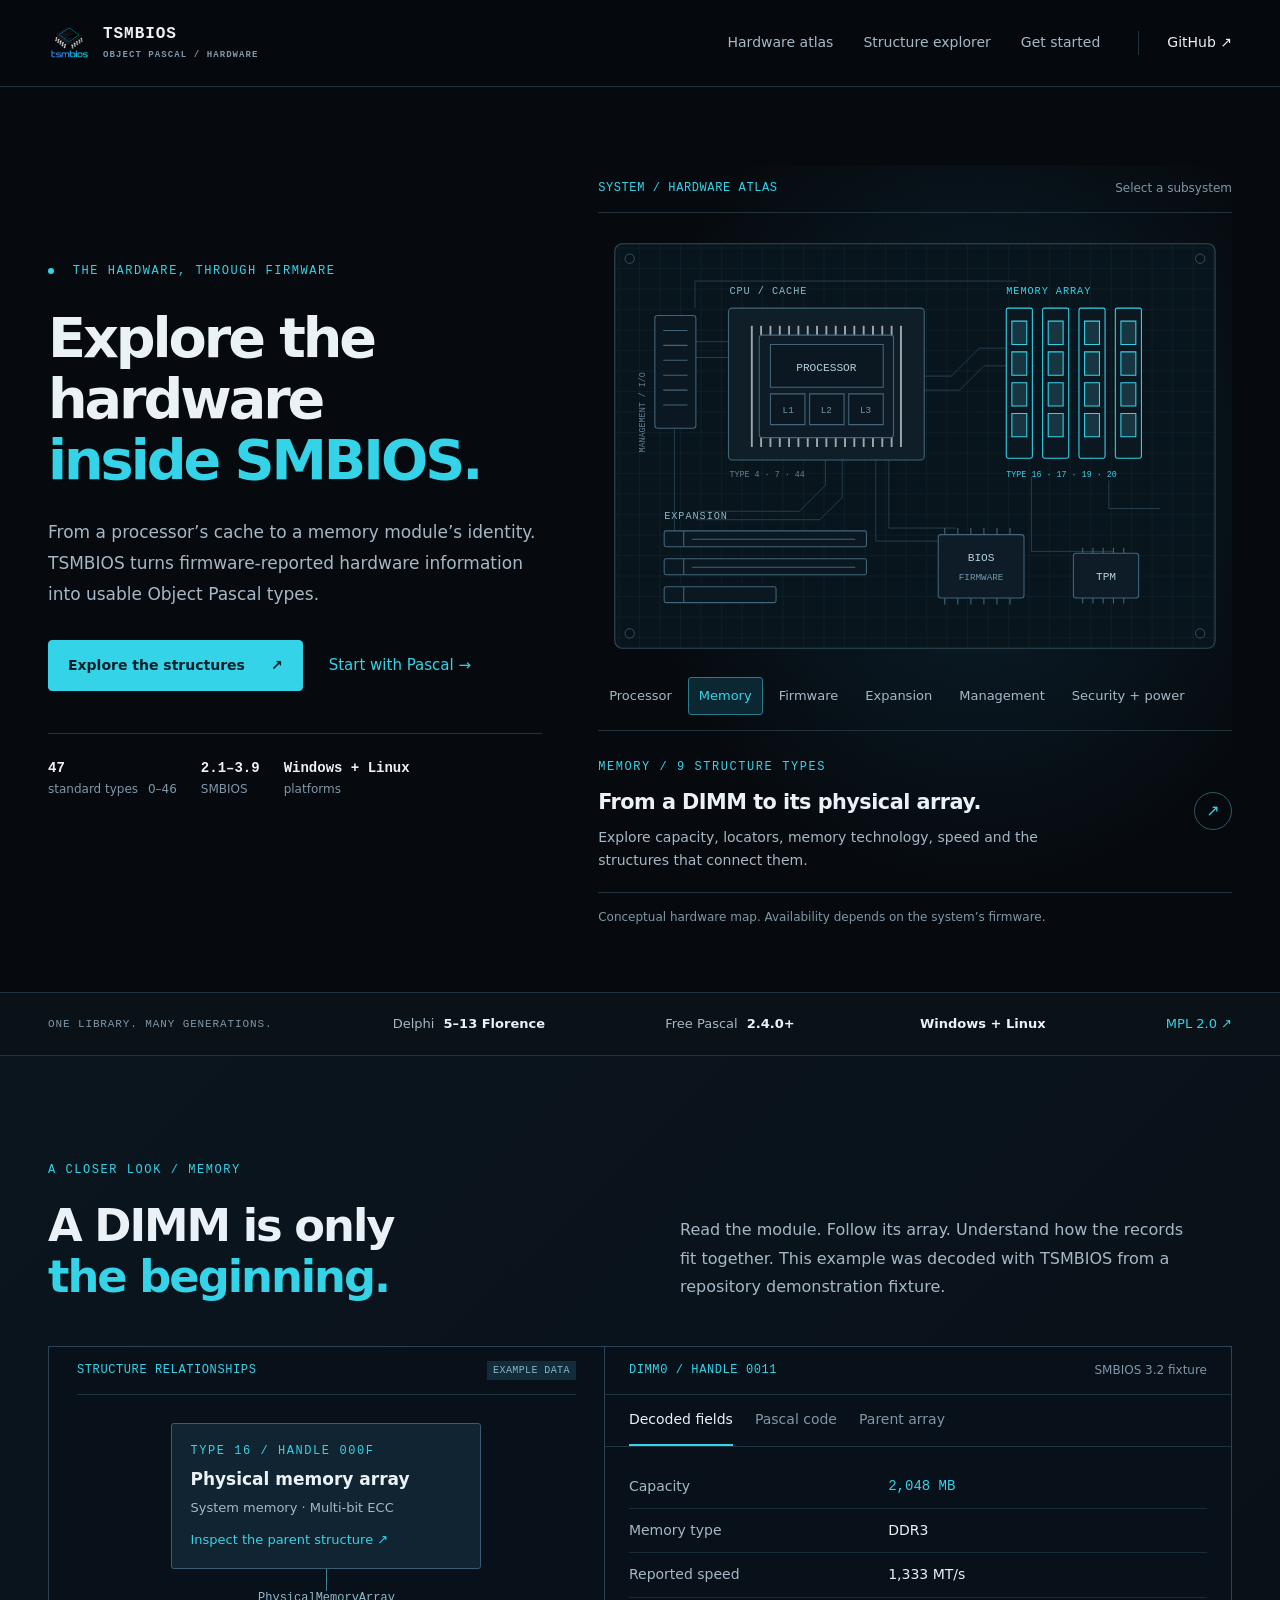
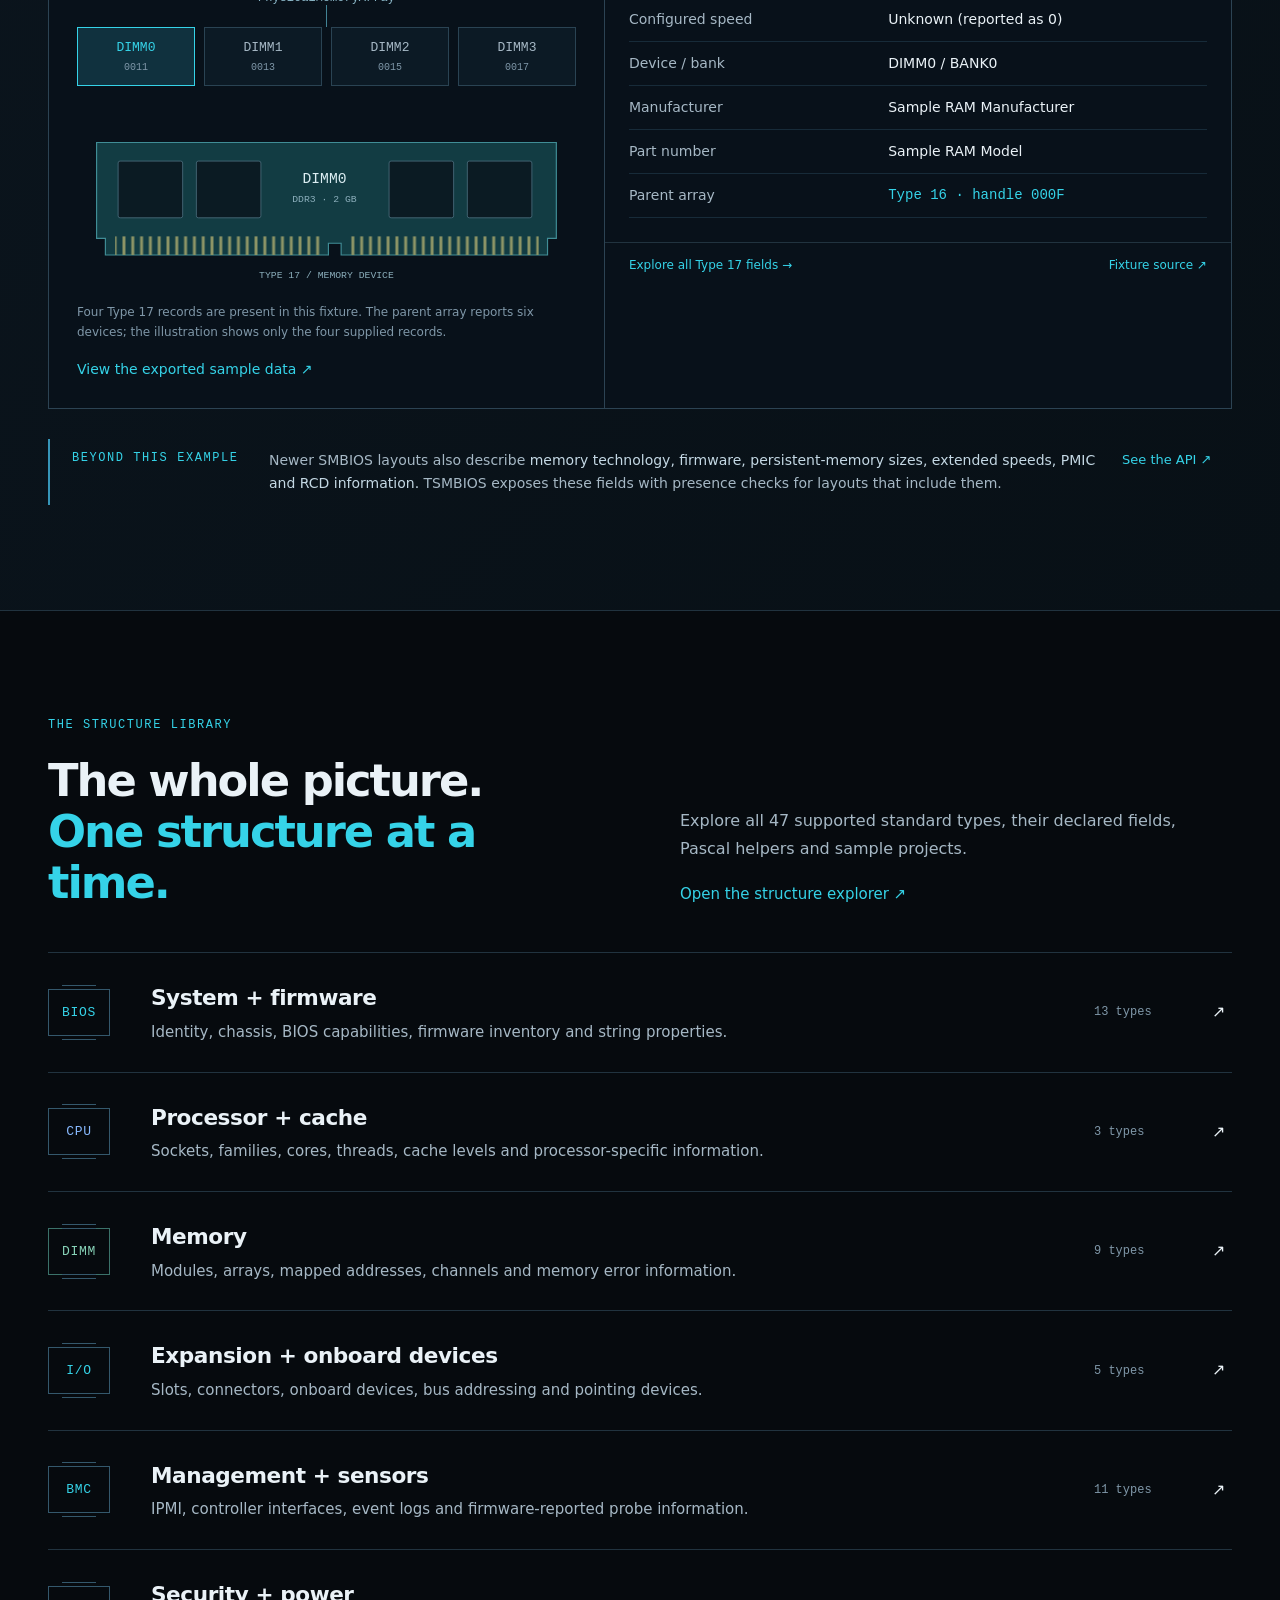
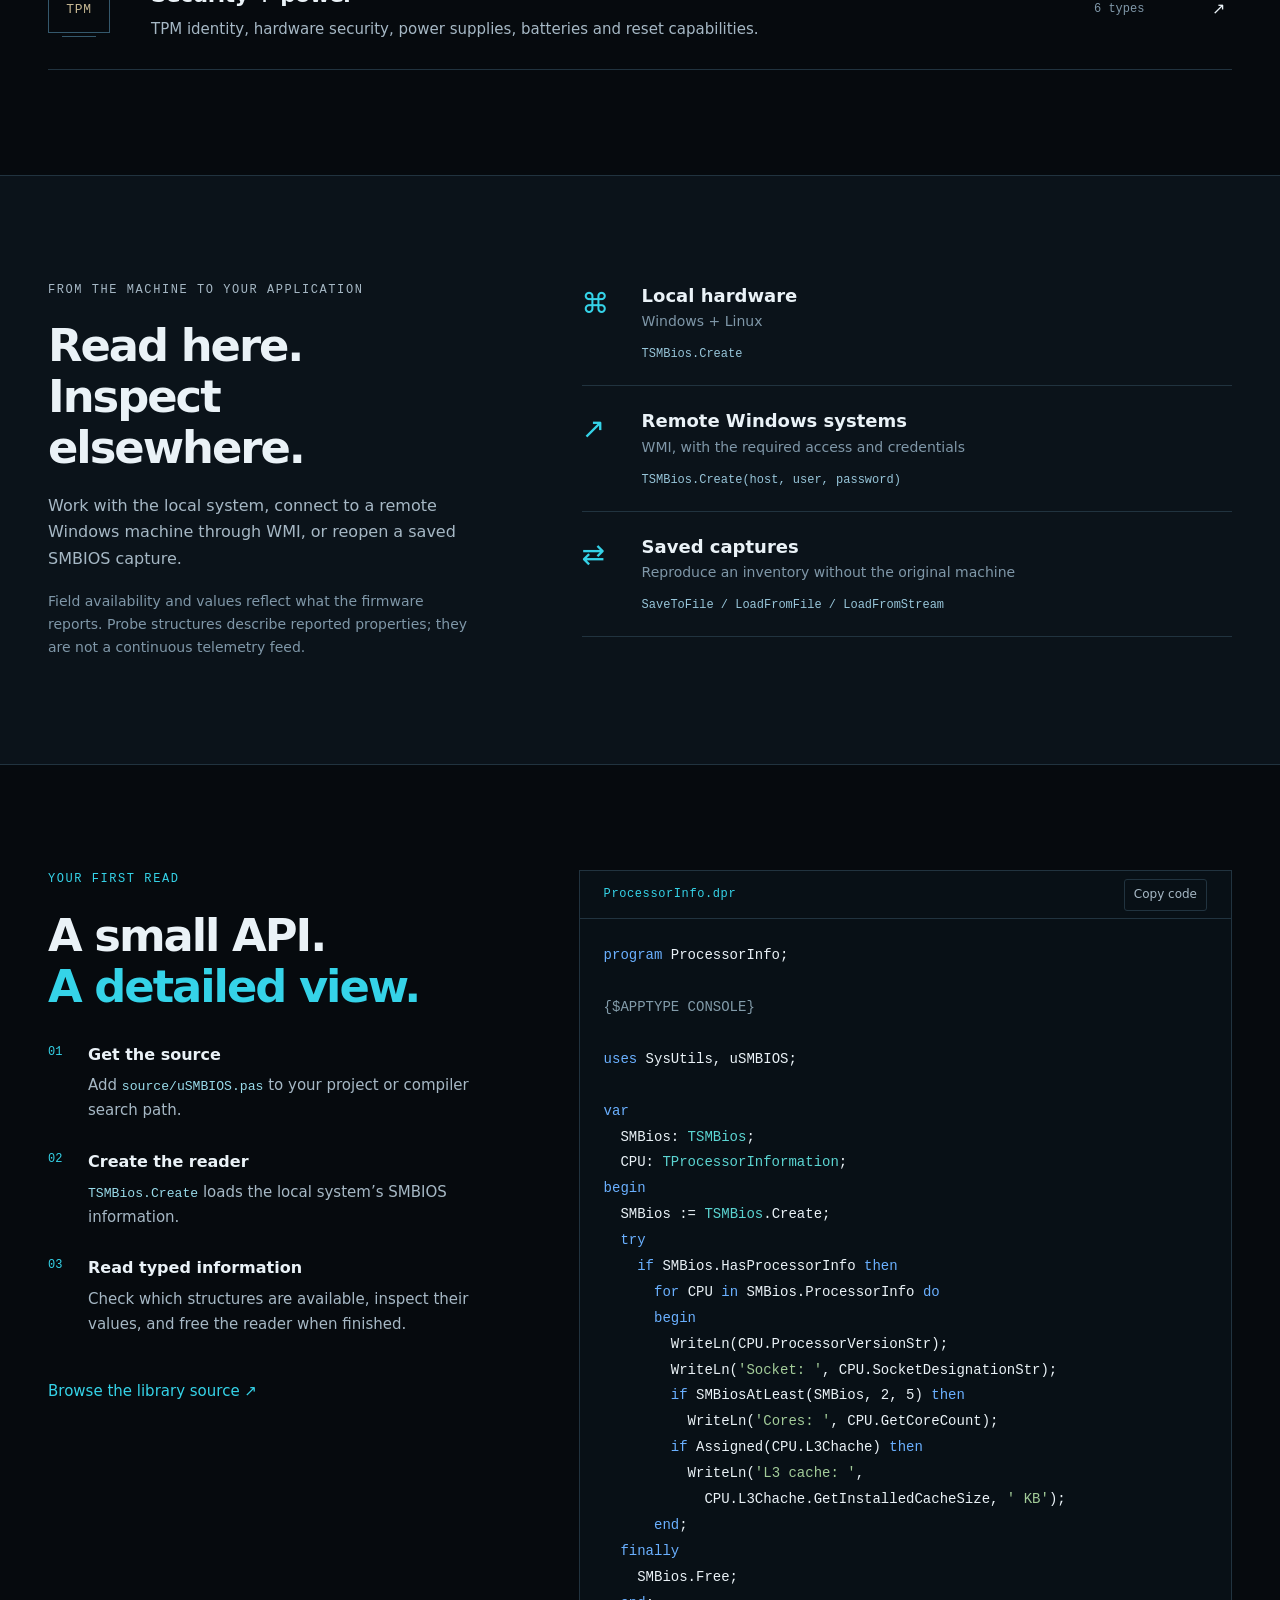
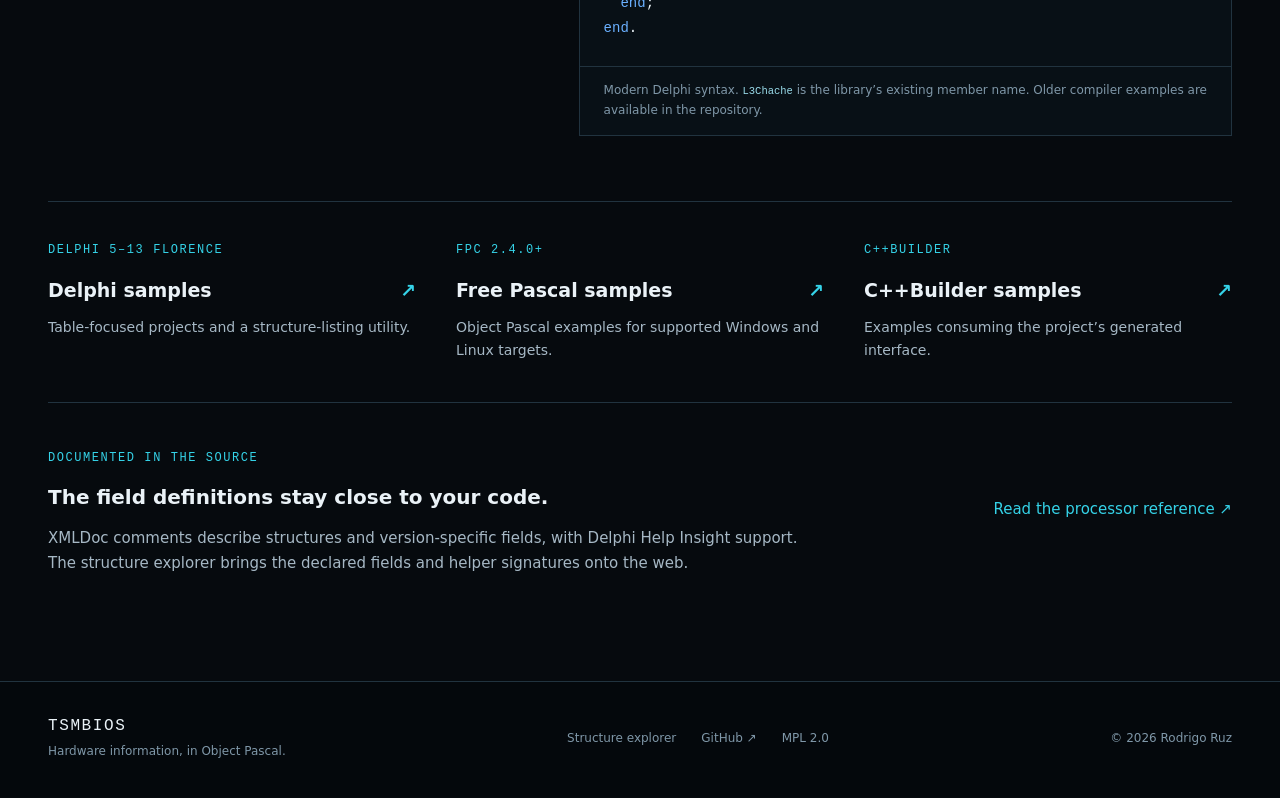
<file: docs/index.html>
<!doctype html>
<html lang="en">
<head>
  <meta charset="utf-8">
  <meta name="viewport" content="width=device-width, initial-scale=1">
  <title>TSMBIOS — Explore the hardware your firmware describes</title>
  <meta name="description" content="Explore BIOS, processors, memory, firmware and more with TSMBIOS. A hardware atlas and SMBIOS structure explorer for Delphi and Free Pascal developers.">
  <meta name="theme-color" content="#060a0e">
  <link rel="canonical" href="https://rruz.github.io/tsmbios/">
  <link rel="icon" type="image/png" href="./assets/tsmbios-logo.png">
  <link rel="stylesheet" href="./styles.css?v=atlas-1">
  <meta property="og:type" content="website">
  <meta property="og:site_name" content="TSMBIOS">
  <meta property="og:title" content="TSMBIOS — Explore the hardware your firmware describes">
  <meta property="og:description" content="A closer look at the hardware inside SMBIOS. Typed Object Pascal access for Delphi and Free Pascal.">
  <meta property="og:url" content="https://rruz.github.io/tsmbios/">
  <meta property="og:image" content="https://rruz.github.io/tsmbios/assets/tsmbios-banner.png">
  <meta property="og:image:width" content="2172">
  <meta property="og:image:height" content="724">
  <meta property="og:image:alt" content="TSMBIOS — SMBIOS access using Object Pascal">
  <meta name="twitter:card" content="summary_large_image">
  <meta name="twitter:title" content="TSMBIOS — Explore the hardware your firmware describes">
  <meta name="twitter:description" content="A hardware atlas and SMBIOS structure explorer for Object Pascal developers.">
  <meta name="twitter:image" content="https://rruz.github.io/tsmbios/assets/tsmbios-banner.png">
  <script src="./site.js?v=atlas-1" defer></script>
</head>
<body data-page="home">
  <a class="skip-link" href="#main-content">Skip to content</a>
  <header class="site-header">
    <div class="container header-inner">
      <a class="brand" href="./" aria-label="TSMBIOS home"><img src="./assets/tsmbios-logo.png" width="48" height="38" alt=""><span>TSMBIOS<span class="brand-caption">OBJECT PASCAL / HARDWARE</span></span></a>
      <nav aria-label="Primary navigation"><a href="#atlas">Hardware atlas</a><a href="./explorer.html">Structure explorer</a><a href="#code">Get started</a></nav>
      <a class="github-link" href="https://github.com/RRUZ/tsmbios">GitHub <span aria-hidden="true">↗</span></a>
    </div>
  </header>
  <main id="main-content">
    <section class="hero container" id="atlas" aria-labelledby="hero-title">
      <div class="hero-intro">
        <p class="eyebrow"><span class="status-dot"></span> THE HARDWARE, THROUGH FIRMWARE</p>
        <h1 id="hero-title">Explore the<br>hardware<br><em>inside SMBIOS.</em></h1>
        <p class="hero-description">From a processor’s cache to a memory module’s identity. TSMBIOS turns firmware-reported hardware information into usable Object Pascal types.</p>
        <div class="actions"><a class="button primary" href="./explorer.html">Explore the structures <span aria-hidden="true">↗</span></a><a class="text-link" href="#code">Start with Pascal <span aria-hidden="true">→</span></a></div>
        <div class="hero-specs"><span><strong>47</strong> standard types <small>0–46</small></span><span><strong>2.1–3.9</strong> SMBIOS</span><span><strong>Windows + Linux</strong> platforms</span></div>
      </div>
      <div class="atlas-surface">
        <div class="surface-heading"><span class="mono">SYSTEM / HARDWARE ATLAS</span><span class="muted">Select a subsystem</span></div>
        <div class="board-wrap">
          <svg class="board" viewBox="0 0 680 470" role="img" aria-labelledby="board-title board-desc">
            <title id="board-title">Schematic map of SMBIOS hardware categories</title><desc id="board-desc">Processor and cache, memory modules, expansion slots, firmware, management and security. The controls below select a category. Placement is illustrative, not a detected motherboard layout.</desc>
            <defs><pattern id="board-grid" width="22" height="22" patternUnits="userSpaceOnUse"><path d="M22 0H0V22" fill="none" stroke="#16303b" stroke-width=".65"/></pattern><pattern id="contacts" width="10" height="10" patternUnits="userSpaceOnUse"><path d="M5 0v10" stroke="currentColor" stroke-width="2"/></pattern></defs>
            <rect class="board-outline" x="18" y="18" width="644" height="434" rx="8"/>
            <rect x="18" y="18" width="644" height="434" fill="url(#board-grid)"/>
            <g class="mounts"><circle cx="34" cy="34" r="5"/><circle cx="646" cy="34" r="5"/><circle cx="34" cy="436" r="5"/><circle cx="646" cy="436" r="5"/></g>
            <g class="board-traces"><path d="M332 160h47l30-30h59M332 175h56l26-26h54M244 232v45l-28 28H106M262 232v58l-24 24H106M312 229v94h72M298 232v105h85M465 268v80h88M192 140H82v202M80 123h64M548 272v30h55M450 58H104v29"/></g>
            <g class="board-part" data-board-part="processor">
              <rect class="component-base" x="140" y="87" width="210" height="163" rx="4"/>
              <rect class="contact-fill" x="162" y="106" width="166" height="130"/>
              <rect class="chip-base" x="173" y="116" width="144" height="110" rx="3"/>
              <path d="M185 126h121v46H185zM185 179h37v33h-37zM227 179h37v33h-37zM269 179h37v33h-37z"/>
              <text class="chip-label" x="245" y="155" text-anchor="middle">PROCESSOR</text>
              <text class="chip-small" x="204" y="200" text-anchor="middle">L1</text><text class="chip-small" x="245" y="200" text-anchor="middle">L2</text><text class="chip-small" x="287" y="200" text-anchor="middle">L3</text>
              <text class="board-label" x="141" y="72">CPU / CACHE</text><text class="board-meta" x="141" y="268">TYPE 4 · 7 · 44</text>
            </g>
            <g class="board-part selected" data-board-part="memory">
              <text class="board-label" x="438" y="72">MEMORY ARRAY</text>
              <g class="dimm-lines"><rect x="438" y="87" width="28" height="161" rx="2"/><rect x="477" y="87" width="28" height="161" rx="2"/><rect x="516" y="87" width="28" height="161" rx="2"/><rect x="555" y="87" width="28" height="161" rx="2"/>
              <path d="M444 101h16v25h-16zM444 134h16v25h-16zM444 167h16v25h-16zM444 200h16v25h-16zM483 101h16v25h-16zM483 134h16v25h-16zM483 167h16v25h-16zM483 200h16v25h-16zM522 101h16v25h-16zM522 134h16v25h-16zM522 167h16v25h-16zM522 200h16v25h-16zM561 101h16v25h-16zM561 134h16v25h-16zM561 167h16v25h-16zM561 200h16v25h-16z"/></g>
              <text class="board-meta" x="438" y="268">TYPE 16 · 17 · 19 · 20</text>
            </g>
            <g class="board-part" data-board-part="expansion">
              <text class="board-label" x="71" y="313">EXPANSION</text><rect x="71" y="326" width="217" height="17" rx="2"/><rect x="71" y="356" width="217" height="17" rx="2"/><rect x="71" y="386" width="120" height="17" rx="2"/><path d="M92 326v17M92 356v17M92 386v17M101 335h175M101 365h175"/>
            </g>
            <g class="board-part" data-board-part="system"><rect class="chip-base" x="365" y="330" width="92" height="68" rx="3"/><text class="chip-label" x="411" y="358" text-anchor="middle">BIOS</text><text class="chip-small" x="411" y="379" text-anchor="middle">FIRMWARE</text><path d="M372 323v7M386 323v7M400 323v7M414 323v7M428 323v7M442 323v7M372 398v7M386 398v7M400 398v7M414 398v7M428 398v7M442 398v7"/></g>
            <g class="board-part" data-board-part="security"><rect class="chip-base" x="510" y="350" width="70" height="48" rx="3"/><text class="chip-label" x="545" y="379" text-anchor="middle">TPM</text><path d="M520 344v6M531 344v6M542 344v6M553 344v6M564 344v6M520 398v6M531 398v6M542 398v6M553 398v6M564 398v6"/></g>
            <g class="board-part" data-board-part="management"><rect x="61" y="95" width="44" height="121" rx="3"/><path d="M70 111h26M70 127h26M70 143h26M70 159h26M70 175h26M70 191h26"/><text class="board-meta" transform="translate(50 242) rotate(-90)">MANAGEMENT / I/O</text></g>
          </svg>
        </div>
        <div class="atlas-controls" aria-label="Hardware categories">
          <button type="button" data-component="processor" aria-pressed="false">Processor</button><button type="button" data-component="memory" aria-pressed="true">Memory</button><button type="button" data-component="system" aria-pressed="false">Firmware</button><button type="button" data-component="expansion" aria-pressed="false">Expansion</button><button type="button" data-component="management" aria-pressed="false">Management</button><button type="button" data-component="security" aria-pressed="false">Security + power</button>
        </div>
        <div class="atlas-insight" id="atlas-insight" aria-live="polite"><div><span class="eyebrow">MEMORY / 9 STRUCTURE TYPES</span><h2>From a DIMM to its physical array.</h2><p>Explore capacity, locators, memory technology, speed and the structures that connect them.</p></div><a class="round-link" href="./explorer.html?group=memory&type=17" aria-label="Explore memory structures">↗</a></div>
        <p class="figure-note">Conceptual hardware map. Availability depends on the system’s firmware.</p>
      </div>
    </section>
    <div class="compatibility-rail"><div class="container"><span>ONE LIBRARY. MANY GENERATIONS.</span><p>Delphi <strong>5–13 Florence</strong></p><p>Free Pascal <strong>2.4.0+</strong></p><p><strong>Windows + Linux</strong></p><a href="https://github.com/RRUZ/tsmbios/blob/master/LICENSE.md">MPL 2.0 ↗</a></div></div>

    <section class="section memory-section" id="memory" aria-labelledby="memory-title">
      <div class="container">
        <div class="section-intro"><div><p class="eyebrow">A CLOSER LOOK / MEMORY</p><h2 id="memory-title">A DIMM is only<br><em>the beginning.</em></h2></div><p>Read the module. Follow its array. Understand how the records fit together. This example was decoded with TSMBIOS from a repository demonstration fixture.</p></div>
        <div class="memory-workspace">
          <div class="memory-map">
            <div class="surface-heading"><span class="mono">STRUCTURE RELATIONSHIPS</span><span class="sample-badge">EXAMPLE DATA</span></div>
            <button type="button" class="array-node" id="array-node"><span class="eyebrow">TYPE 16 / HANDLE 000F</span><strong>Physical memory array</strong><span>System memory · Multi-bit ECC</span><span class="node-action">Inspect the parent structure ↗</span></button>
            <div class="relationship-stem"><span>PhysicalMemoryArray</span></div>
            <div class="module-selector" role="group" aria-label="Select a sample memory device"><button type="button" data-module="0" aria-pressed="true">DIMM0<span>0011</span></button><button type="button" data-module="1" aria-pressed="false">DIMM1<span>0013</span></button><button type="button" data-module="2" aria-pressed="false">DIMM2<span>0015</span></button><button type="button" data-module="3" aria-pressed="false">DIMM3<span>0017</span></button></div>
            <svg class="module-drawing" viewBox="0 0 510 172" role="img" aria-labelledby="module-title"><title id="module-title">Selected memory module, schematic view</title><defs><pattern id="module-contacts" width="9" height="18" patternUnits="userSpaceOnUse"><path d="M3 0v18" stroke="#8d9566" stroke-width="3"/></pattern></defs><path class="module-pcb" d="M20 24h470v98h-9v17H270v-12h-13v12H29v-17h-9z"/><rect x="39" y="120" width="213" height="19" fill="url(#module-contacts)"/><rect x="276" y="120" width="196" height="19" fill="url(#module-contacts)"/><g class="memory-chips"><rect x="42" y="43" width="66" height="58" rx="2"/><rect x="122" y="43" width="66" height="58" rx="2"/><rect x="319" y="43" width="66" height="58" rx="2"/><rect x="399" y="43" width="66" height="58" rx="2"/></g><text x="253" y="65" text-anchor="middle" class="dimm-title" id="dimm-label">DIMM0</text><text x="253" y="85" text-anchor="middle" class="dimm-caption">DDR3 · 2 GB</text><text x="255" y="163" text-anchor="middle" class="dimm-caption">TYPE 17 / MEMORY DEVICE</text></svg>
            <p class="figure-note">Four Type 17 records are present in this fixture. The parent array reports six devices; the illustration shows only the four supplied records.</p>
            <a class="text-link small" href="./assets/memory-sample.json">View the exported sample data ↗</a>
          </div>
          <div class="memory-inspector">
            <div class="surface-heading"><span class="mono" id="memory-heading">DIMM0 / HANDLE 0011</span><span class="muted">SMBIOS 3.2 fixture</span></div>
            <div class="tab-bar" role="tablist" aria-label="Memory information"><button type="button" role="tab" id="memory-tab-fields" data-memory-view="fields" aria-controls="memory-panel" aria-selected="true">Decoded fields</button><button type="button" role="tab" id="memory-tab-code" data-memory-view="code" aria-controls="memory-panel" aria-selected="false" tabindex="-1">Pascal code</button><button type="button" role="tab" id="memory-tab-array" data-memory-view="array" aria-controls="memory-panel" aria-selected="false" tabindex="-1">Parent array</button></div>
            <div id="memory-panel" class="inspector-body" role="tabpanel" aria-labelledby="memory-tab-fields" tabindex="0"><dl class="field-list"><div><dt>Capacity</dt><dd>2,048 MB</dd></div><div><dt>Memory type</dt><dd>DDR3</dd></div><div><dt>Speed</dt><dd>1,333 MT/s</dd></div><div><dt>Device locator</dt><dd>DIMM0</dd></div><div><dt>Manufacturer</dt><dd>Sample RAM Manufacturer</dd></div></dl></div>
            <div class="inspector-footer"><a href="./explorer.html?type=17">Explore all Type 17 fields →</a><a href="https://github.com/RRUZ/tsmbios/blob/master/testing/LoadSMBIOSDump.dpr">Fixture source ↗</a></div>
          </div>
        </div>
        <div class="modern-note"><span class="eyebrow">BEYOND THIS EXAMPLE</span><p>Newer SMBIOS layouts also describe <strong>memory technology, firmware, persistent-memory sizes, extended speeds, PMIC and RCD information.</strong> TSMBIOS exposes these fields with presence checks for layouts that include them.</p><a href="./explorer.html?type=17">See the API ↗</a></div>
      </div>
    </section>

    <section class="section container" id="coverage" aria-labelledby="coverage-title">
      <div class="section-intro"><div><p class="eyebrow">THE STRUCTURE LIBRARY</p><h2 id="coverage-title">The whole picture.<br><em>One structure at a time.</em></h2></div><div><p>Explore all 47 supported standard types, their declared fields, Pascal helpers and sample projects.</p><a class="text-link" href="./explorer.html">Open the structure explorer ↗</a></div></div>
      <div class="coverage-list">
        <a href="./explorer.html?group=system&type=0"><span class="domain-marker system">BIOS</span><div><h3>System + firmware</h3><p>Identity, chassis, BIOS capabilities, firmware inventory and string properties.</p></div><span class="coverage-types">13 types</span><span aria-hidden="true">↗</span></a>
        <a href="./explorer.html?group=processor&type=4"><span class="domain-marker processor">CPU</span><div><h3>Processor + cache</h3><p>Sockets, families, cores, threads, cache levels and processor-specific information.</p></div><span class="coverage-types">3 types</span><span aria-hidden="true">↗</span></a>
        <a href="./explorer.html?group=memory&type=17"><span class="domain-marker memory">DIMM</span><div><h3>Memory</h3><p>Modules, arrays, mapped addresses, channels and memory error information.</p></div><span class="coverage-types">9 types</span><span aria-hidden="true">↗</span></a>
        <a href="./explorer.html?group=expansion&type=9"><span class="domain-marker expansion">I/O</span><div><h3>Expansion + onboard devices</h3><p>Slots, connectors, onboard devices, bus addressing and pointing devices.</p></div><span class="coverage-types">5 types</span><span aria-hidden="true">↗</span></a>
        <a href="./explorer.html?group=management&type=38"><span class="domain-marker management">BMC</span><div><h3>Management + sensors</h3><p>IPMI, controller interfaces, event logs and firmware-reported probe information.</p></div><span class="coverage-types">11 types</span><span aria-hidden="true">↗</span></a>
        <a href="./explorer.html?group=security&type=43"><span class="domain-marker security">TPM</span><div><h3>Security + power</h3><p>TPM identity, hardware security, power supplies, batteries and reset capabilities.</p></div><span class="coverage-types">6 types</span><span aria-hidden="true">↗</span></a>
      </div>
    </section>

    <section class="section acquisition-section" id="overview">
      <div class="container acquisition-grid"><div><p class="eyebrow">FROM THE MACHINE TO YOUR APPLICATION</p><h2>Read here.<br>Inspect elsewhere.</h2><p>Work with the local system, connect to a remote Windows machine through WMI, or reopen a saved SMBIOS capture.</p><p class="muted">Field availability and values reflect what the firmware reports. Probe structures describe reported properties; they are not a continuous telemetry feed.</p></div><div class="acquisition-paths"><div><span class="path-icon" aria-hidden="true">⌘</span><div><h3>Local hardware</h3><p>Windows + Linux</p></div><code>TSMBios.Create</code></div><div><span class="path-icon" aria-hidden="true">↗</span><div><h3>Remote Windows systems</h3><p>WMI, with the required access and credentials</p></div><code>TSMBios.Create(host, user, password)</code></div><div><span class="path-icon" aria-hidden="true">⇄</span><div><h3>Saved captures</h3><p>Reproduce an inventory without the original machine</p></div><code>SaveToFile / LoadFromFile / LoadFromStream</code></div></div></div>
    </section>

    <section class="section container" id="code" aria-labelledby="code-title">
      <div class="getting-started"><div><p class="eyebrow">YOUR FIRST READ</p><h2 id="code-title">A small API.<br><em>A detailed view.</em></h2><ol class="start-steps"><li><strong>Get the source</strong><p>Add <code>source/uSMBIOS.pas</code> to your project or compiler search path.</p></li><li><strong>Create the reader</strong><p><code>TSMBios.Create</code> loads the local system’s SMBIOS information.</p></li><li><strong>Read typed information</strong><p>Check which structures are available, inspect their values, and free the reader when finished.</p></li></ol><a class="text-link" href="https://github.com/RRUZ/tsmbios/tree/master/source">Browse the library source ↗</a></div><div class="code-panel"><div class="surface-heading"><span class="mono">ProcessorInfo.dpr</span><button type="button" class="copy-button" data-copy="quick-code">Copy code</button></div><pre><code id="quick-code">program ProcessorInfo;

{$APPTYPE CONSOLE}

uses SysUtils, uSMBIOS;

var
  SMBios: TSMBios;
  CPU: TProcessorInformation;
begin
  SMBios := TSMBios.Create;
  try
    if SMBios.HasProcessorInfo then
      for CPU in SMBios.ProcessorInfo do
      begin
        WriteLn(CPU.ProcessorVersionStr);
        WriteLn('Socket: ', CPU.SocketDesignationStr);
        if SMBiosAtLeast(SMBios, 2, 5) then
          WriteLn('Cores: ', CPU.GetCoreCount);
        if Assigned(CPU.L3Chache) then
          WriteLn('L3 cache: ',
            CPU.L3Chache.GetInstalledCacheSize, ' KB');
      end;
  finally
    SMBios.Free;
  end;
end.</code></pre><p class="code-note">Modern Delphi syntax. <code>L3Chache</code> is the library’s existing member name. Older compiler examples are available in the repository.</p></div></div>
      <div class="sample-links" id="compatibility"><a href="https://github.com/RRUZ/tsmbios/tree/master/samples%20-%20Delphi"><span class="eyebrow">DELPHI 5–13 FLORENCE</span><strong>Delphi samples <span>↗</span></strong><p>Table-focused projects and a structure-listing utility.</p></a><a href="https://github.com/RRUZ/tsmbios/tree/master/samples%20-%20FPC"><span class="eyebrow">FPC 2.4.0+</span><strong>Free Pascal samples <span>↗</span></strong><p>Object Pascal examples for supported Windows and Linux targets.</p></a><a href="https://github.com/RRUZ/tsmbios/tree/master/samples%20-%20C%2B%2BBuilder"><span class="eyebrow">C++BUILDER</span><strong>C++Builder samples <span>↗</span></strong><p>Examples consuming the project’s generated interface.</p></a></div>
      <div class="documentation-note" id="features"><div><span class="eyebrow">DOCUMENTED IN THE SOURCE</span><h3>The field definitions stay close to your code.</h3><p>XMLDoc comments describe structures and version-specific fields, with Delphi Help Insight support. The structure explorer brings the declared fields and helper signatures onto the web.</p></div><a class="text-link" href="./explorer.html?type=4">Read the processor reference ↗</a></div>
    </section>
  </main>
  <footer class="site-footer"><div class="container footer-inner"><div><strong>TSMBIOS</strong><span>Hardware information, in Object Pascal.</span></div><nav aria-label="Footer navigation"><a href="./explorer.html">Structure explorer</a><a href="https://github.com/RRUZ/tsmbios">GitHub ↗</a><a href="https://github.com/RRUZ/tsmbios/blob/master/LICENSE.md">MPL 2.0</a></nav><span>© 2026 Rodrigo Ruz</span></div></footer>
  <div class="sr-only" id="copy-status" role="status"></div>
  <noscript><p class="container no-script">The hardware controls need JavaScript. The example above, getting-started guide and <a href="https://github.com/RRUZ/tsmbios#smbios-tables-supported">complete table index on GitHub</a> remain available.</p></noscript>
</body>
</html>
</file>
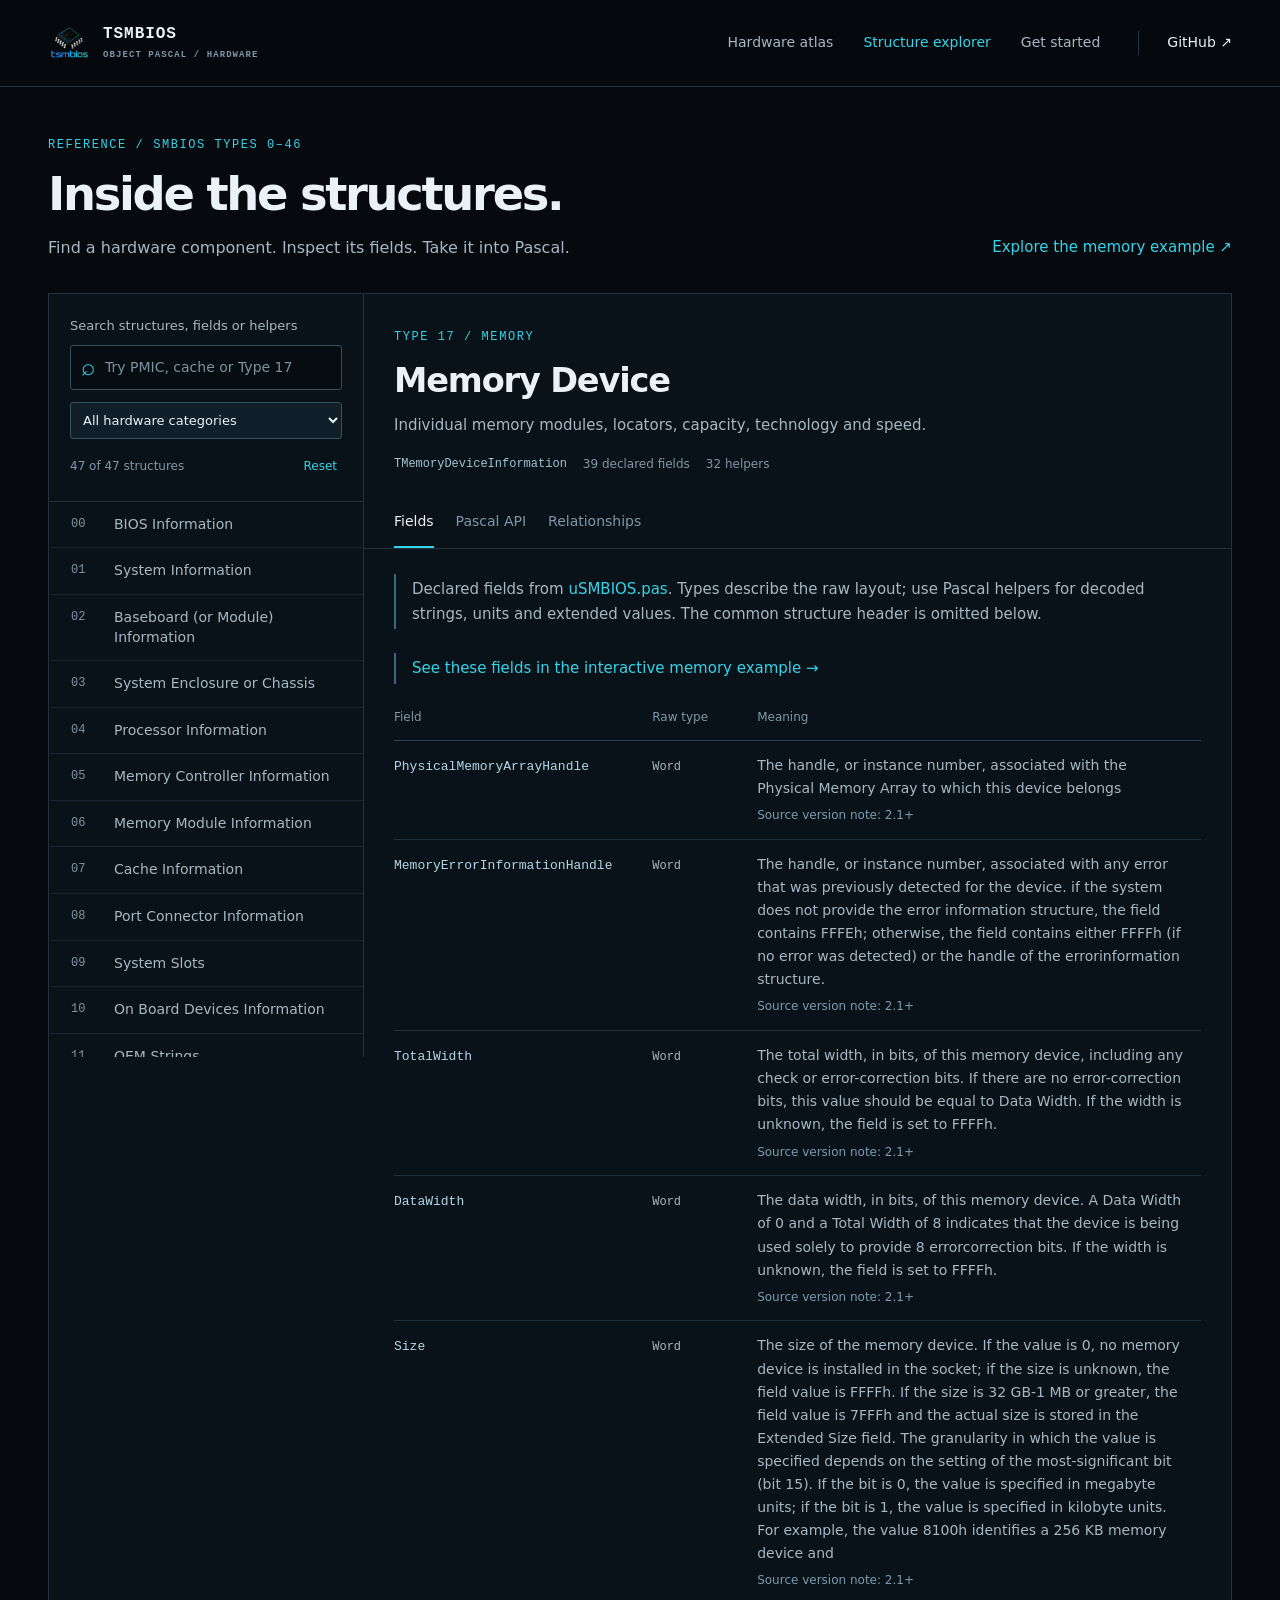
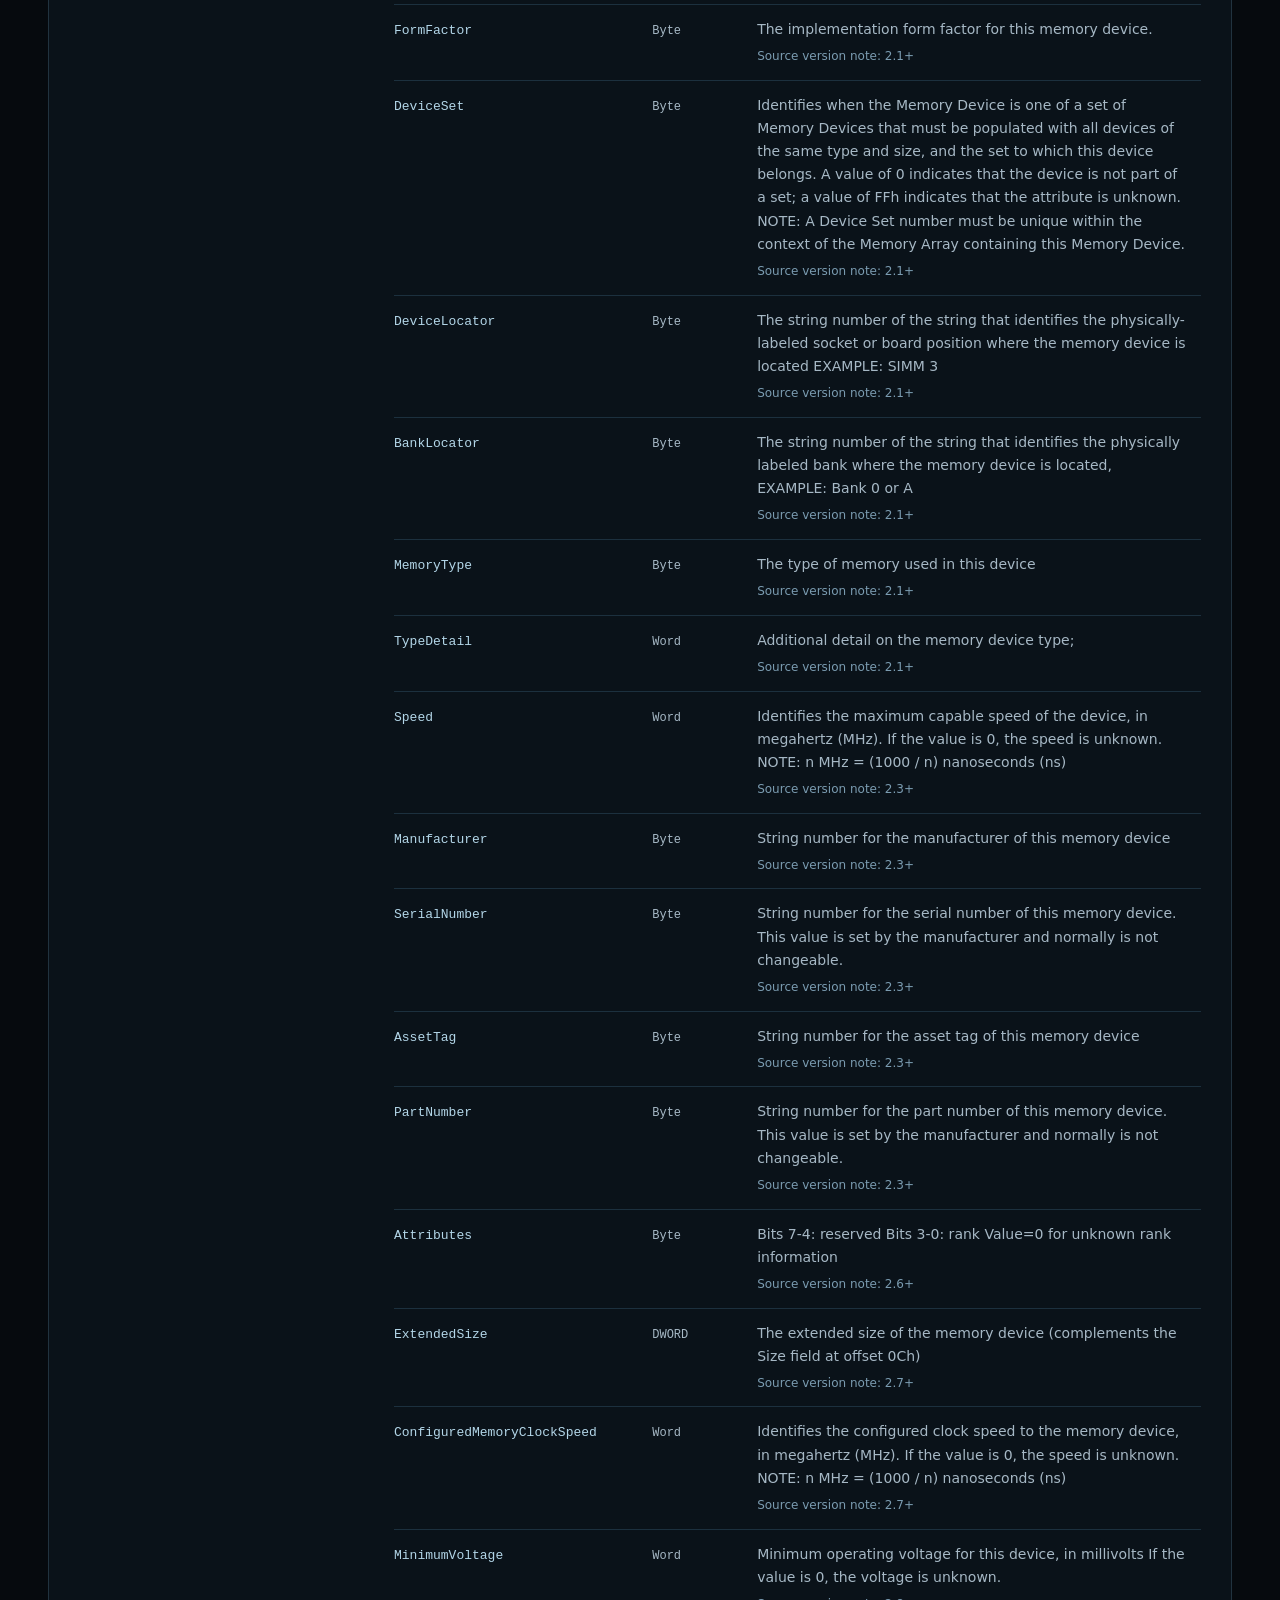
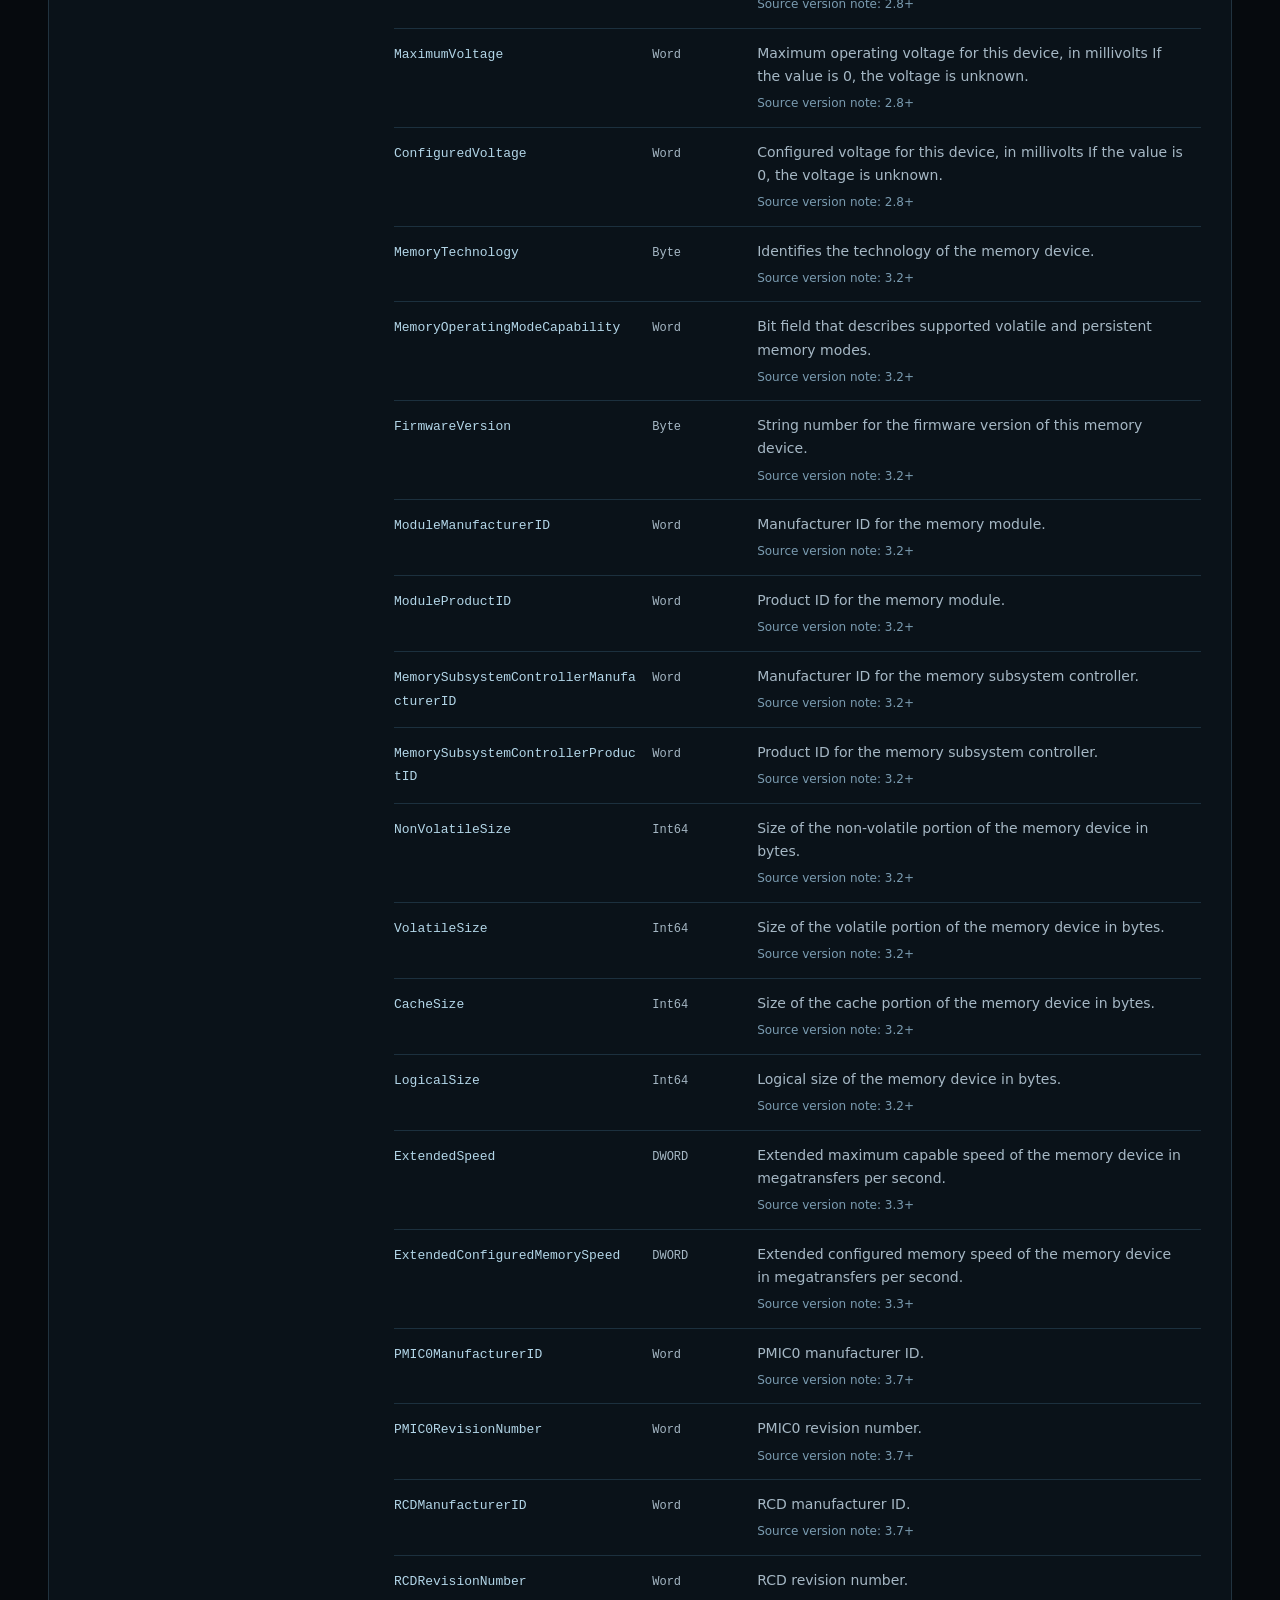
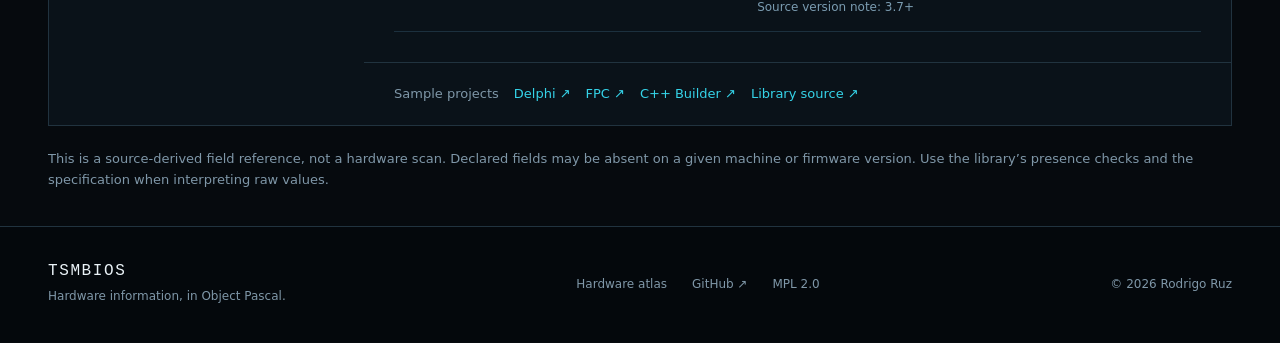
<file: docs/explorer.html>
<!doctype html>
<html lang="en">
<head>
  <meta charset="utf-8"><meta name="viewport" content="width=device-width, initial-scale=1">
  <title>Structure Explorer — TSMBIOS</title>
  <meta name="description" content="Browse 47 SMBIOS structure types, declared fields, Pascal helper methods, relationships and table-specific TSMBIOS samples.">
  <meta name="theme-color" content="#060a0e"><link rel="canonical" href="https://rruz.github.io/tsmbios/explorer.html">
  <link rel="icon" type="image/png" href="./assets/tsmbios-logo.png"><link rel="stylesheet" href="./styles.css?v=atlas-1">
  <meta property="og:title" content="Structure Explorer — TSMBIOS"><meta property="og:description" content="Explore the fields, helpers and relationships behind 47 SMBIOS structure types."><meta property="og:type" content="website"><meta property="og:url" content="https://rruz.github.io/tsmbios/explorer.html"><meta property="og:image" content="https://rruz.github.io/tsmbios/assets/tsmbios-banner.png">
  <script src="./site.js?v=atlas-1" defer></script>
</head>
<body data-page="explorer">
  <a class="skip-link" href="#main-content">Skip to content</a>
  <header class="site-header"><div class="container header-inner"><a class="brand" href="./" aria-label="TSMBIOS home"><img src="./assets/tsmbios-logo.png" width="48" height="38" alt=""><span>TSMBIOS<span class="brand-caption">OBJECT PASCAL / HARDWARE</span></span></a><nav aria-label="Primary navigation"><a href="./#atlas">Hardware atlas</a><a href="./explorer.html" aria-current="page">Structure explorer</a><a href="./#code">Get started</a></nav><a class="github-link" href="https://github.com/RRUZ/tsmbios">GitHub ↗</a></div></header>
  <main class="container explorer-main" id="main-content">
    <div class="explorer-intro"><div><p class="eyebrow">REFERENCE / SMBIOS TYPES 0–46</p><h1>Inside the structures.</h1><p>Find a hardware component. Inspect its fields. Take it into Pascal.</p></div><a class="text-link" href="./#memory">Explore the memory example ↗</a></div>
    <div class="explorer-layout">
      <aside class="explorer-sidebar" aria-label="Find a structure"><div class="search-controls"><label for="structure-search">Search structures, fields or helpers</label><div class="search-box"><span aria-hidden="true">⌕</span><input type="search" id="structure-search" placeholder="Try PMIC, cache or Type 17" autocomplete="off"></div><label for="group-filter" class="sr-only">Hardware category</label><select id="group-filter"><option value="all">All hardware categories</option><option value="system">System + firmware</option><option value="processor">Processor + cache</option><option value="memory">Memory</option><option value="expansion">Expansion + onboard</option><option value="management">Management + sensors</option><option value="security">Security + power</option></select><div class="result-summary"><span id="result-count" role="status">Loading structures…</span><button type="button" id="clear-filters">Reset</button></div></div><nav class="structure-list" id="structure-list" aria-label="SMBIOS structures"></nav></aside>
      <article class="structure-detail" id="structure-detail" aria-label="Selected structure"><div class="empty-state"><h2>The field reference is loading.</h2><p>Fields and helper signatures are extracted from the library source.</p></div></article>
    </div>
    <p class="reference-note">This is a source-derived field reference, not a hardware scan. Declared fields may be absent on a given machine or firmware version. Use the library’s presence checks and the specification when interpreting raw values.</p>
    <noscript><p class="no-script">The searchable explorer requires JavaScript. <a href="https://github.com/RRUZ/tsmbios#smbios-tables-supported">Browse all supported tables and samples on GitHub.</a></p></noscript>
  </main>
  <footer class="site-footer"><div class="container footer-inner"><div><strong>TSMBIOS</strong><span>Hardware information, in Object Pascal.</span></div><nav aria-label="Footer navigation"><a href="./">Hardware atlas</a><a href="https://github.com/RRUZ/tsmbios">GitHub ↗</a><a href="https://github.com/RRUZ/tsmbios/blob/master/LICENSE.md">MPL 2.0</a></nav><span>© 2026 Rodrigo Ruz</span></div></footer>
  <div class="sr-only" id="copy-status" role="status"></div>
</body>
</html>
</file>
<file: docs/styles.css>
@charset "UTF-8";
:root {
  color-scheme:dark;
  --bg:#060a0e;
  --surface:#0b131a;
  --panel:#0d1821;
  --line:#21333f;
  --text:#eaf2f7;
  --secondary:#a6b8c5;
  --muted:#7f97a8;
  --cyan:#35d3e8;
  --blue:#258dff;
  --mono:"JetBrains Mono","Fira Code","Cascadia Code",ui-monospace,monospace;
  --sans:"Segoe UI Variable","Segoe UI",system-ui,-apple-system,sans-serif;
  --max:1360px
}

* {
  box-sizing:border-box
}

html {
  scroll-behavior:smooth;
  scroll-padding-top:98px
}

body {
  margin:0;
  background:var(--bg);
  color:var(--text);
  font-family:var(--sans);
  font-size:16px;
  line-height:1.65
}

button,input,select {
  font:inherit
}

button,a,input,select {
  -webkit-tap-highlight-color:transparent
}

a {
  color:inherit;
  text-decoration:none
}

a:hover {
  color:var(--cyan)
}

button {
  cursor:pointer
}

button:disabled {
  cursor:default
}

button,input,select {
  color:var(--text)
}

:focus-visible {
  outline:2px solid var(--cyan);
  outline-offset:5px
}

img,svg {
  max-width:100%;
  display:block
}

p,h1,h2,h3 {
  margin:0
}

p+p {
  margin-top:18px
}

em {
  font-style:normal;
  color:var(--cyan)
}

code,pre,.mono {
  font-family:var(--mono);
  font-synthesis:none;
  font-variant-ligatures:none
}

code {
  font-size:.875em
}

p code {
  color:#99dbea
}

pre {
  margin:0;
  overflow:auto;
  font-size:.875rem;
  line-height:1.85;
  tab-size:2;
  letter-spacing:0
}

pre code {
  font:inherit
}

button {
  border:0;
  background:none
}

strong {
  font-weight:600
}

::selection {
  background:#246174;
  color:white
}

[hidden] {
  display:none!important
}

.container {
  width:calc(100% - 96px);
  max-width:var(--max);
  margin-inline:auto
}

.muted {
  color:var(--muted)
}

.eyebrow {
  font-family:var(--mono);
  font-size:.75rem;
  letter-spacing:.13em;
  line-height:1.6;
  color:var(--cyan)
}

.mono {
  font-size:.75rem;
  letter-spacing:.05em
}

.sr-only {
  position:absolute;
  width:1px;
  height:1px;
  margin:-1px;
  padding:0;
  overflow:hidden;
  clip:rect(0,0,0,0);
  white-space:nowrap;
  border:0
}

.skip-link {
  position:fixed;
  top:-70px;
  left:20px;
  padding:10px 20px;
  background:var(--cyan);
  color:var(--bg);
  z-index:100
}

.skip-link:focus {
  top:10px
}

.small {
  font-size:.875rem!important
}

.site-header {
  position:sticky;
  top:0;
  z-index:20;
  border-bottom:1px solid var(--line);
  background:rgba(6,10,14,.97)
}

.header-inner {
  min-height:86px;
  display:flex;
  align-items:center;
  gap:38px
}

.brand {
  display:flex;
  align-items:center;
  gap:12px;
  line-height:1.25;
  font-family:var(--mono);
  letter-spacing:.06em;
  font-weight:600
}

.brand img {
  width:43px;
  height:auto
}

.brand-caption {
  display:block;
  color:var(--muted);
  font-size:.5625rem;
  letter-spacing:.12em;
  margin-top:6px
}

.header-inner nav {
  display:flex;
  margin-left:auto;
  gap:30px;
  font-size:.875rem;
  font-weight:500
}

.header-inner nav a {
  color:var(--secondary)
}

.header-inner nav a:hover,.header-inner nav a[aria-current] {
  color:var(--cyan)
}

.github-link {
  font-size:.875rem;
  border-left:1px solid var(--line);
  padding-left:28px
}

.status-dot {
  display:inline-block;
  width:6px;
  height:6px;
  margin-right:10px;
  background:var(--cyan);
  border-radius:50%
}

.hero {
  display:grid;
  grid-template-columns:minmax(0,.92fr) minmax(0,1.18fr);
  gap:56px;
  padding-top:78px;
  padding-bottom:65px;
  align-items:center
}

.hero-intro {
  padding-bottom:30px
}

.hero h1 {
  font-size:clamp(3.15rem,4.35vw,4.6rem);
  line-height:1.09;
  letter-spacing:-.055em;
  font-weight:650;
  margin:27px 0
}

.hero h1 em {
  display:inline-block
}

.hero-description {
  color:var(--secondary);
  max-width:510px;
  font-size:1.0625rem;
  line-height:1.8
}

.actions {
  display:flex;
  align-items:center;
  gap:26px;
  flex-wrap:wrap;
  margin-top:31px
}

.button {
  display:inline-flex;
  align-items:center;
  justify-content:center;
  gap:26px;
  padding:13px 19px;
  border:1px solid var(--line);
  font-size:.875rem;
  font-weight:600;
  border-radius:4px
}

.primary {
  background:var(--cyan);
  border-color:var(--cyan);
  color:#06202b
}

.primary:hover {
  background:#79e9f3;
  color:#06202b
}

.text-link {
  display:inline-block;
  color:var(--cyan);
  font-size:.9375rem;
  font-weight:500;
  line-height:1.8
}

.text-link:hover {
  text-decoration:underline;
  text-underline-offset:5px
}

.hero-specs {
  display:flex;
  flex-wrap:wrap;
  gap:24px;
  margin-top:42px;
  padding-top:23px;
  border-top:1px solid var(--line);
  color:var(--muted);
  font-size:.75rem
}

.hero-specs strong {
  display:block;
  font-family:var(--mono);
  font-size:.875rem;
  color:var(--text)
}

.hero-specs small {
  font-size:inherit;
  margin-left:6px
}

.atlas-surface {
  min-width:0;
  position:relative;
  background:radial-gradient(ellipse at 60% 40%,#0c2230 0,transparent 65%)
}

.surface-heading {
  display:flex;
  justify-content:space-between;
  align-items:center;
  gap:15px;
  min-height:48px;
  border-bottom:1px solid var(--line);
  font-size:.75rem
}

.surface-heading>.mono {
  color:var(--cyan)
}

.board-wrap {
  padding-top:14px
}

.board {
  width:100%;
  height:auto;
  overflow:visible
}

.board-outline {
  fill:#09151d;
  stroke:#304956;
  stroke-width:1.2
}

.mounts {
  fill:#0a1219;
  stroke:#395365
}

.board-traces {
  fill:none;
  stroke:#28404e;
  stroke-width:1
}

.board-part {
  fill:#0b1822;
  stroke:#42657a;
  stroke-width:1.15;
  color:#42657a;
  transition:stroke .18s,color .18s;
  cursor:pointer
}

.board-part.selected {
  stroke:var(--cyan);
  color:var(--cyan)
}

.board-part .chip-base {
  fill:#0e1c27
}

.board-part.selected .chip-base {
  fill:#103340
}

.component-base {
  fill:#101e28
}

.contact-fill {
  fill:url(#contacts);
  stroke:none;
  opacity:.65
}

.chip-label {
  font-family:var(--mono);
  font-size:12px;
  fill:#b5cedc;
  stroke:none;
  font-weight:500
}

.chip-small {
  font-family:var(--mono);
  font-size:10px;
  fill:#7097aa;
  stroke:none
}

.board-label {
  font-family:var(--mono);
  font-size:11px;
  letter-spacing:1px;
  fill:#8db4c7;
  stroke:none
}

.board-meta {
  font-family:var(--mono);
  font-size:9px;
  fill:#637f92;
  stroke:none
}

.board-part.selected text {
  fill:var(--cyan)
}

.dimm-lines>path {
  fill:#183642
}

.atlas-controls {
  display:flex;
  flex-wrap:wrap;
  gap:5px;
  margin-top:12px
}

.atlas-controls button {
  padding:7px 10px;
  border:1px solid transparent;
  border-radius:3px;
  color:var(--secondary);
  font-size:.8125rem
}

.atlas-controls button:hover {
  border-color:#355369
}

.atlas-controls button[aria-pressed=true] {
  color:var(--cyan);
  border-color:#2b7b8c;
  background:#0b2731
}

.atlas-insight {
  display:flex;
  gap:20px;
  justify-content:space-between;
  align-items:center;
  border-block:1px solid var(--line);
  padding:21px 0;
  margin-top:15px;
  min-height:146px
}

.atlas-insight h2 {
  font-size:1.3rem;
  font-weight:550;
  letter-spacing:-.025em;
  margin:7px 0
}

.atlas-insight p {
  font-size:.875rem;
  line-height:1.6;
  color:var(--secondary);
  max-width:500px
}

.round-link {
  display:grid;
  place-items:center;
  flex:0 0 38px;
  height:38px;
  border:1px solid #355666;
  border-radius:50%;
  color:var(--cyan)
}

.figure-note {
  font-size:.75rem;
  color:var(--muted);
  line-height:1.7;
  margin-top:14px
}

.compatibility-rail {
  border-block:1px solid var(--line);
  background:#0a1117
}

.compatibility-rail>.container {
  display:flex;
  align-items:center;
  justify-content:space-between;
  gap:20px;
  padding-block:20px;
  flex-wrap:wrap
}

.compatibility-rail p {
  margin:0;
  color:var(--secondary);
  font-size:.8125rem
}

.compatibility-rail p strong {
  color:var(--text);
  margin-left:5px
}

.compatibility-rail a {
  font-size:.8125rem;
  color:var(--cyan)
}

.compatibility-rail span {
  font: .6875rem var(--mono);
  letter-spacing:.08em;
  color:var(--muted)
}

.section {
  padding-block:105px
}

.section-intro {
  display:grid;
  grid-template-columns:1fr 1fr;
  gap:80px;
  align-items:end;
  margin-bottom:44px
}

.section h2 {
  font-size:clamp(2.3rem,3.5vw,3.5rem);
  line-height:1.14;
  letter-spacing:-.045em;
  font-weight:600
}

.section-intro .eyebrow {
  margin-bottom:20px
}

.section-intro>p,.section-intro>div>p:not(.eyebrow) {
  color:var(--secondary);
  max-width:510px;
  line-height:1.8
}

.section-intro .text-link {
  margin-top:17px
}

.memory-section {
  background:linear-gradient(135deg,#0b151e,#081016);
  border-bottom:1px solid var(--line)
}

.memory-workspace {
  display:grid;
  grid-template-columns:1fr 1.13fr;
  border:1px solid #2c4353;
  background:#08111a
}

.memory-map {
  padding:0 28px 25px;
  min-width:0
}

.memory-map>.surface-heading {
  margin-bottom:28px
}

.sample-badge {
  font:.625rem var(--mono);
  color:#89b5c8;
  background:#132c39;
  padding:4px 6px;
  letter-spacing:.04em
}

.array-node {
  display:flex;
  flex-direction:column;
  gap:4px;
  width:100%;
  max-width:310px;
  margin:auto;
  padding:18px;
  text-align:left;
  background:#112431;
  border:1px solid #365d72;
  border-radius:3px
}

.array-node strong {
  font-size:1.0625rem
}

.array-node>span:not(.eyebrow) {
  font-size:.8125rem;
  color:var(--secondary)
}

.array-node .node-action {
  color:var(--cyan)!important;
  margin-top:6px
}

.relationship-stem {
  height:58px;
  display:flex;
  align-items:center;
  justify-content:center;
  position:relative
}

.relationship-stem:before {
  content:"";
  position:absolute;
  left:50%;
  height:100%;
  border-left:1px solid #428395
}

.relationship-stem span {
  position:relative;
  background:#08111a;
  padding:0 12px;
  color:#8dbacb;
  font:.75rem var(--mono)
}

.module-selector {
  display:grid;
  grid-template-columns:repeat(4,1fr);
  gap:9px
}

.module-selector button {
  border:1px solid #2a4353;
  color:var(--secondary);
  background:#0c1a25;
  padding:12px 4px;
  font:.8125rem var(--mono);
  position:relative
}

.module-selector button span {
  display:block;
  font-size:.625rem;
  color:var(--muted);
  margin-top:7px
}

.module-selector button[aria-pressed=true] {
  border-color:var(--cyan);
  background:#10313e;
  color:var(--cyan)
}

.module-drawing {
  width:100%;
  margin-top:33px
}

.module-pcb {
  fill:#123c43;
  stroke:#408d96;
  stroke-width:1.2
}

.memory-chips rect {
  fill:#0b1b23;
  stroke:#426472
}

.dimm-title {
  font:15px var(--mono);
  fill:#dceef3
}

.dimm-caption {
  font:10px var(--mono);
  fill:#8baebb
}

.memory-map>.text-link {
  margin-top:15px
}

.memory-inspector {
  border-left:1px solid #2c4353;
  min-width:0
}

.memory-inspector>.surface-heading {
  padding:0 24px
}

.tab-bar {
  display:flex;
  gap:22px;
  border-bottom:1px solid var(--line);
  padding:0 24px;
  min-height:49px
}

.tab-bar button {
  font-size:.875rem;
  white-space:nowrap;
  padding:13px 0;
  color:var(--muted);
  border-bottom:2px solid transparent
}

.tab-bar button[aria-selected=true] {
  border-color:var(--cyan);
  color:var(--text)
}

.tab-bar button:hover {
  color:var(--cyan)
}

.inspector-body {
  padding:18px 24px 24px;
  min-height:359px
}

.field-list {
  margin:0
}

.field-list>div {
  display:grid;
  grid-template-columns:1fr 1.3fr;
  gap:14px;
  padding:10px 0;
  border-bottom:1px solid #172b39;
  font-size:.875rem
}

.field-list dt {
  color:var(--secondary)
}

.field-list dd {
  margin:0;
  overflow-wrap:anywhere
}

.field-list .highlight dd {
  color:var(--cyan);
  font-family:var(--mono)
}

.field-list small {
  display:block;
  color:var(--muted);
  font-size:.75rem
}

.inspector-footer {
  padding:13px 24px;
  display:flex;
  gap:15px;
  flex-wrap:wrap;
  justify-content:space-between;
  border-top:1px solid var(--line);
  font-size:.75rem;
  color:var(--cyan)
}

.inspector-body pre {
  font-size:.75rem;
  line-height:1.85
}

.inspector-body h3 {
  font-size:1.15rem;
  margin-bottom:18px
}

.inspector-body>p {
  color:var(--secondary);
  font-size:.875rem;
  margin-top:18px
}

.modern-note {
  display:grid;
  grid-template-columns:175px 1fr 110px;
  align-items:start;
  gap:22px;
  border-left:2px solid #3695b8;
  margin-top:30px;
  padding:10px 0 10px 22px
}

.modern-note p {
  font-size:.875rem;
  color:var(--secondary)
}

.modern-note strong {
  color:#c4d8e4;
  font-weight:500
}

.modern-note a {
  font-size:.8125rem;
  color:var(--cyan)
}

.coverage-list>a {
  display:grid;
  grid-template-columns:75px 1fr 90px 20px;
  gap:28px;
  align-items:center;
  padding:27px 0;
  border-top:1px solid var(--line)
}

.coverage-list>a:last-child {
  border-bottom:1px solid var(--line)
}

.coverage-list>a:hover {
  background:linear-gradient(90deg,#0a1922,transparent);
  color:inherit
}

.coverage-list h3 {
  font-size:1.35rem;
  font-weight:550;
  letter-spacing:-.02em;
  margin-bottom:4px
}

.coverage-list p {
  color:var(--secondary);
  font-size:.9375rem
}

.coverage-types {
  font:.75rem var(--mono);
  color:var(--muted)
}

.domain-marker {
  font: .8125rem var(--mono);
  letter-spacing:.05em;
  color:var(--cyan);
  width:62px;
  height:47px;
  border:1px solid #34586c;
  display:grid;
  place-items:center;
  position:relative
}

.domain-marker:before,.domain-marker:after {
  content:"";
  position:absolute;
  width:34px;
  height:3px;
  border-block:1px solid #34586c;
  left:13px
}

.domain-marker:before {
  top:-5px
}

.domain-marker:after {
  bottom:-5px
}

.domain-marker.memory {
  color:#88d4b9;
  border-color:#3b726a
}

.domain-marker.processor {
  color:#88baff
}

.domain-marker.security {
  color:#c6b893
}

.acquisition-section {
  background:#0b131a;
  border-block:1px solid var(--line)
}

.acquisition-grid {
  display:grid;
  grid-template-columns:.8fr 1.2fr;
  gap:100px
}

.acquisition-grid h2 {
  margin:20px 0
}

.acquisition-grid p {
  color:var(--secondary)
}

.acquisition-grid p.muted {
  font-size:.875rem;
  color:var(--muted)
}

.acquisition-paths>div {
  display:grid;
  grid-template-columns:40px 1fr;
  column-gap:20px;
  row-gap:12px;
  padding:20px 0;
  border-bottom:1px solid var(--line)
}

.acquisition-paths>div:first-child {
  padding-top:0
}

.path-icon {
  color:var(--cyan);
  font-size:1.75rem
}

.acquisition-paths h3 {
  font-size:1.125rem;
  font-weight:550
}

.acquisition-paths p {
  font-size:.875rem;
  color:var(--muted)
}

.acquisition-paths code {
  grid-column:2;
  font-size:.75rem;
  overflow-wrap:anywhere;
  color:#97c5d9
}

.getting-started {
  display:grid;
  grid-template-columns:.8fr 1.2fr;
  gap:95px
}

.getting-started h2 {
  margin:20px 0 30px
}

.start-steps {
  list-style:none;
  padding:0;
  counter-reset:steps
}

.start-steps li {
  position:relative;
  padding:0 0 26px 40px;
  counter-increment:steps
}

.start-steps li:before {
  content:counter(steps,decimal-leading-zero);
  position:absolute;
  left:0;
  top:3px;
  font:.75rem var(--mono);
  color:var(--cyan)
}

.start-steps strong {
  font-size:1rem
}

.start-steps p {
  font-size:.9375rem;
  color:var(--secondary);
  margin-top:5px
}

.code-panel {
  border:1px solid var(--line);
  background:#081016;
  min-width:0
}

.code-panel>.surface-heading {
  padding:0 24px
}

.code-panel pre {
  padding:24px
}

.code-note {
  padding:14px 24px;
  border-top:1px solid var(--line);
  font-size:.75rem;
  color:var(--muted)
}

.copy-button {
  font-size:.75rem;
  color:var(--secondary);
  padding:5px 9px;
  border:1px solid var(--line);
  border-radius:3px;
  white-space:nowrap
}

.copy-button:hover {
  color:var(--cyan);
  border-color:var(--cyan)
}

.tok-keyword {
  color:#6ab0ff
}

.tok-type {
  color:#5bd5d2
}

.tok-string {
  color:#a3cc99
}

.tok-comment {
  color:#839caa
}

.sample-links {
  display:grid;
  grid-template-columns:repeat(3,1fr);
  gap:40px;
  border-top:1px solid var(--line);
  margin-top:65px;
  padding-top:33px
}

.sample-links strong {
  display:flex;
  justify-content:space-between;
  font-size:1.1875rem;
  margin:14px 0 9px
}

.sample-links strong span {
  color:var(--cyan)
}

.sample-links p {
  font-size:.875rem;
  color:var(--secondary)
}

.documentation-note {
  display:flex;
  gap:40px;
  align-items:center;
  justify-content:space-between;
  padding-top:40px;
  margin-top:40px;
  border-top:1px solid var(--line)
}

.documentation-note>div {
  max-width:760px
}

.documentation-note h3 {
  font-size:1.25rem;
  margin:12px 0
}

.documentation-note p {
  font-size:.9375rem;
  color:var(--secondary)
}

.documentation-note>.text-link {
  flex-shrink:0
}

.site-footer {
  border-top:1px solid var(--line);
  padding-block:35px;
  background:#04080c
}

.footer-inner {
  display:flex;
  gap:30px;
  justify-content:space-between;
  align-items:center;
  font-size:.75rem;
  color:var(--muted)
}

.footer-inner>div {
  display:flex;
  flex-direction:column;
  gap:7px
}

.footer-inner strong {
  font:1rem var(--mono);
  letter-spacing:.1em;
  color:var(--text)
}

.footer-inner nav {
  display:flex;
  gap:25px
}

.no-script {
  margin-block:20px;
  color:var(--secondary)
}

.no-script a {
  color:var(--cyan);
  text-decoration:underline
}

.explorer-main {
  padding-top:49px;
  padding-bottom:36px
}

.explorer-intro {
  display:flex;
  justify-content:space-between;
  align-items:end;
  gap:30px;
  margin-bottom:32px
}

.explorer-intro h1 {
  font-size:2.9rem;
  line-height:1.16;
  letter-spacing:-.05em;
  margin:13px 0
}

.explorer-intro p:not(.eyebrow) {
  color:var(--secondary)
}

.explorer-layout {
  display:grid;
  grid-template-columns:315px minmax(0,1fr);
  border:1px solid var(--line);
  background:#0a1219;
  min-height:650px;
  align-items:start
}

.explorer-sidebar {
  min-width:0;
  border-right:1px solid var(--line);
  position:sticky;
  top:100px;
  align-self:start
}

.search-controls {
  padding:21px;
  border-bottom:1px solid var(--line)
}

.search-controls label {
  display:block;
  font-size:.8125rem;
  color:var(--secondary);
  margin-bottom:8px
}

.search-box {
  display:flex;
  align-items:center;
  background:#050c12;
  border:1px solid #38515f;
  border-radius:3px
}

.search-box>span {
  padding-left:10px;
  color:var(--cyan);
  font-size:1.5rem
}

.search-box input {
  width:100%;
  min-width:0;
  background:none;
  border:0;
  padding:10px;
  font-size:.875rem
}

.search-box input::placeholder {
  color:#7d929f
}

.search-controls select {
  margin-top:12px;
  width:100%;
  padding:9px 8px;
  background:#111f2a;
  border:1px solid #38515f;
  border-radius:3px;
  font-size:.8125rem
}

.result-summary {
  display:flex;
  justify-content:space-between;
  align-items:center;
  font-size:.75rem;
  color:var(--muted);
  margin-top:15px
}

.result-summary button {
  color:var(--cyan);
  font-size:.75rem;
  padding:3px 5px
}

.structure-list {
  max-height:calc(100vh - 345px);
  min-height:220px;
  overflow:auto;
  scrollbar-width:thin;
  scrollbar-color:#37566a #081018
}

.structure-list button {
  width:100%;
  text-align:left;
  display:grid;
  grid-template-columns:33px 1fr;
  gap:10px;
  padding:13px 20px;
  color:var(--secondary);
  border-bottom:1px solid #162531;
  border-left:2px solid transparent;
  font-size:.875rem;
  line-height:1.4
}

.structure-list button>span:first-child {
  font:.75rem var(--mono);
  color:var(--muted);
  padding-top:2px
}

.structure-list button[aria-current=true] {
  border-left-color:var(--cyan);
  background:#113040;
  color:var(--text)
}

.structure-list button[aria-current=true]>span:first-child {
  color:var(--cyan)
}

.structure-list button:hover {
  background:#122532
}

.structure-list .empty-state {
  padding:24px 20px
}

.structure-detail {
  min-width:0
}

.detail-heading {
  padding:28px 30px 22px
}

.detail-heading h2 {
  font-size:2.1rem;
  letter-spacing:-.035em;
  line-height:1.2;
  margin:12px 0
}

.detail-heading>p {
  color:var(--secondary);
  font-size:.9375rem
}

.detail-heading .detail-meta {
  display:flex;
  flex-wrap:wrap;
  gap:9px 16px;
  margin-top:17px;
  font-size:.75rem;
  color:var(--muted)
}

.detail-meta code {
  color:#a0c4d5;
  font-size:.75rem;
  overflow-wrap:anywhere
}

.legacy-badge {
  font:.6875rem var(--mono);
  border:1px solid #716540;
  color:#d4cba2;
  padding:3px 7px
}

.structure-detail .tab-bar {
  padding-inline:30px
}

.detail-content {
  padding:25px 30px 30px
}

.table-wrapper {
  overflow-x:auto
}

.reference-table {
  width:100%;
  border-collapse:collapse;
  text-align:left;
  line-height:1.65;
  font-size:.875rem
}

.reference-table th {
  font-size:.75rem;
  color:var(--muted);
  font-weight:500;
  border-bottom:1px solid #2b4557;
  padding:0 15px 12px 0
}

.reference-table th:first-child {
  width:32%
}

.reference-table th:nth-child(2) {
  width:13%
}

.reference-table td {
  border-bottom:1px solid #1c303e;
  padding:13px 15px 13px 0;
  vertical-align:top;
  color:var(--secondary)
}

.reference-table td:first-child {
  color:#b3d6e8
}

.reference-table td code {
  font-size:.75rem;
  overflow-wrap:anywhere
}

.reference-table td:first-child code {
  font-size:.8125rem
}

.reference-table small {
  display:block;
  color:#7b9cb1;
  font-size:.75rem;
  margin-top:6px
}

.detail-callout {
  border-left:2px solid #386981;
  padding:3px 0 3px 16px;
  margin-bottom:24px;
  color:var(--secondary);
  font-size:.875rem
}

.detail-callout a {
  color:var(--cyan)
}

.api-signature {
  color:var(--cyan);
  font-family:var(--mono);
  font-size:.875rem;
  overflow-wrap:anywhere;
  border:1px solid var(--line);
  padding:16px 20px;
  background:#08121b
}

.method-list {
  list-style:none;
  margin:20px 0 0;
  padding:0
}

.method-list li {
  border-bottom:1px solid var(--line);
  padding:10px 0;
  overflow-wrap:anywhere
}

.method-list code {
  font-size:.8125rem;
  color:var(--secondary)
}

.detail-content h3 {
  font-size:1.2rem;
  font-weight:550;
  margin:25px 0 12px
}

.detail-content>p {
  font-size:.9375rem;
  color:var(--secondary)
}

.detail-content pre {
  padding:20px;
  background:#050c12;
  border:1px solid var(--line);
  font-size:.8125rem
}

.detail-content .code-tools {
  display:flex;
  justify-content:flex-end;
  margin-bottom:10px
}

.relation-list {
  display:grid;
  gap:13px;
  margin-bottom:23px
}

.relation-list a {
  display:flex;
  align-items:center;
  gap:22px;
  border:1px solid #315263;
  background:#0c1b26;
  padding:20px
}

.relation-list a>span:first-child {
  font:.8125rem var(--mono);
  color:var(--cyan)
}

.relation-list strong {
  font-size:1rem
}

.relation-list small {
  display:block;
  color:var(--muted);
  font-size:.8125rem
}

.relation-list .relation-arrow {
  color:var(--cyan);
  margin-left:auto
}

.detail-footer {
  border-top:1px solid var(--line);
  padding:20px 30px;
  display:flex;
  flex-wrap:wrap;
  gap:15px;
  color:var(--cyan);
  font-size:.8125rem
}

.detail-footer>span {
  color:var(--muted)
}

.reference-note {
  font-size:.8125rem;
  color:var(--muted);
  margin-top:22px
}

.empty-state {
  padding:45px 30px;
  color:var(--secondary)
}

.empty-state h2,.empty-state h3 {
  color:var(--text);
  font-size:1.375rem;
  margin-bottom:12px
}

.empty-state p {
  font-size:.875rem
}

.empty-state a {
  color:var(--cyan);
  text-decoration:underline
}

.error-message {
  color:#edb993;
  font-size:.875rem
}

.field-matches {
  display:flex;
  flex-wrap:wrap;
  gap:8px;
  margin-bottom:22px
}

.field-matches>span {
  width:100%;
  font-size:.75rem;
  color:var(--muted)
}

.field-matches a {
  font:.75rem var(--mono);
  color:var(--cyan);
  background:#102a37;
  border:1px solid #2e576b;
  padding:7px 9px;
  overflow-wrap:anywhere
}

.reference-table tr:target {
  background:#102b38;
  outline:1px solid #32869a
}

.reference-table tr {
  scroll-margin-top:115px
}

@media(min-width:1600px) {
  .hero {
    gap:85px;
    padding-top:95px;
    padding-bottom:80px
  }
  .hero h1 {
    font-size:4.8rem
  }
}

@media(max-width:1150px) {
  .container {
    width:calc(100% - 56px)
  }
  .hero {
    gap:30px;
    grid-template-columns:.9fr 1.1fr
  }
  .hero h1 {
    font-size:3.35rem
  }
  .hero-specs {
    gap:20px
  }
  .hero-specs span:last-child {
    display:none
  }
  .hero-description {
    font-size:1rem
  }
  .hero .actions {
    gap:15px
  }
  .actions .button {
    gap:12px;
    padding:12px 14px
  }
  .section-intro {
    gap:40px
  }
  .acquisition-grid,.getting-started {
    gap:50px
  }
  .header-inner {
    gap:24px
  }
  .header-inner nav {
    gap:22px
  }
  .brand-caption {
    display:none
  }
  .modern-note {
    grid-template-columns:1fr
  }
  .explorer-layout {
    grid-template-columns:275px minmax(0,1fr)
  }
  .detail-heading,.detail-content {
    padding-inline:23px
  }
  .documentation-note {
    align-items:start;
    flex-direction:column;
    gap:20px
  }
  .memory-map {
    padding-inline:22px
  }
}

@media(max-width:900px) {
  .hero {
    grid-template-columns:1fr;
    gap:30px;
    padding-top:52px
  }
  .hero-intro {
    max-width:680px;
    padding-bottom:0
  }
  .hero h1 {
    font-size:4rem
  }
  .hero h1 br:nth-child(2) {
    display:none
  }
  .hero-description {
    max-width:600px
  }
  .hero-specs {
    max-width:620px
  }
  .hero-specs span:last-child {
    display:block
  }
  .atlas-surface {
    max-width:750px;
    width:100%;
    margin:auto
  }
  .board-wrap {
    max-width:650px;
    margin:auto
  }
  .atlas-insight {
    min-height:115px
  }
  .section {
    padding-block:75px
  }
  .memory-workspace {
    grid-template-columns:1fr 1fr
  }
  .memory-inspector>.surface-heading {
    align-items:start;
    flex-direction:column;
    gap:4px;
    justify-content:center;
    padding-block:9px
  }
  .memory-inspector .tab-bar {
    gap:15px;
    padding-inline:18px
  }
  .memory-inspector .tab-bar button {
    font-size:.8125rem
  }
  .memory-map {
    padding-inline:18px
  }
  .sample-badge {
    font-size:.5625rem
  }
  .field-list>div {
    grid-template-columns:1fr;
    gap:3px
  }
  .module-selector {
    gap:5px
  }
  .module-selector button {
    font-size:.75rem
  }
  .section-intro {
    grid-template-columns:1fr;
    gap:25px
  }
  .section-intro>p,.section-intro>div>p:not(.eyebrow) {
    max-width:650px
  }
  .acquisition-grid,.getting-started {
    grid-template-columns:1fr;
    gap:35px
  }
  .getting-started>div:first-child {
    max-width:620px
  }
  .code-panel pre {
    font-size:.9375rem
  }
  .coverage-list>a {
    gap:20px
  }
  .footer-inner {
    flex-wrap:wrap
  }
  .explorer-layout {
    grid-template-columns:245px minmax(0,1fr)
  }
  .explorer-intro {
    align-items:start;
    flex-direction:column;
    gap:16px
  }
  .reference-table {
    min-width:430px
  }
  .detail-heading h2 {
    font-size:1.7rem
  }
  .structure-detail .tab-bar {
    gap:19px;
    padding-inline:20px
  }
  .detail-content {
    padding-inline:20px
  }
  .reference-table th:first-child {
    width:37%
  }
}

@media(max-width:650px) {
  .container {
    width:calc(100% - 36px)
  }
  .header-inner {
    min-height:72px;
    gap:10px;
    flex-wrap:wrap;
    padding-block:12px
  }
  .brand {
    font-size:.875rem;
    gap:8px
  }
  .brand img {
    width:32px
  }
  .github-link {
    margin-left:auto;
    border:0;
    padding-left:0;
    font-size:.8125rem
  }
  .header-inner nav {
    order:3;
    width:100%;
    margin:0;
    justify-content:space-between;
    gap:10px;
    font-size:.8125rem;
    padding-top:9px
  }
  .hero {
    padding-block:40px
  }
  .hero h1 {
    font-size:clamp(2.9rem,9.9vw,3.7rem);
    line-height:1.12;
    margin-top:20px
  }
  .hero h1 br:nth-child(2) {
    display:block
  }
  .hero-description {
    font-size:1rem
  }
  .eyebrow {
    font-size:.6875rem
  }
  .hero-specs {
    gap:20px;
    margin-top:30px
  }
  .hero-specs strong {
    font-size:.8125rem
  }
  .hero-specs span:last-child {
    display:none
  }
  .actions {
    gap:20px
  }
  .hero .text-link {
    font-size:.875rem
  }
  .atlas-surface>.surface-heading {
    font-size:.6875rem
  }
  .surface-heading .mono {
    font-size:.625rem
  }
  .atlas-controls {
    gap:3px
  }
  .atlas-controls button {
    font-size:.75rem;
    padding:7px
  }
  .atlas-insight h2 {
    font-size:1.25rem
  }
  .atlas-insight .eyebrow {
    font-size:.625rem
  }
  .compatibility-rail>.container {
    gap:10px 20px;
    justify-content:start
  }
  .compatibility-rail span {
    width:100%
  }
  .section {
    padding-block:58px
  }
  .section h2 {
    font-size:2.5rem
  }
  .section-intro {
    margin-bottom:30px
  }
  .section-intro p {
    font-size:.9375rem
  }
  .memory-workspace {
    grid-template-columns:1fr
  }
  .memory-map {
    padding-inline:20px;
    padding-bottom:26px
  }
  .memory-inspector {
    border-left:0;
    border-top:1px solid #2c4353
  }
  .memory-inspector>.surface-heading {
    flex-direction:row;
    align-items:center;
    min-height:47px
  }
  .memory-inspector .tab-bar {
    gap:23px;
    padding-inline:20px
  }
  .memory-inspector .tab-bar button {
    font-size:.875rem
  }
  .field-list>div {
    grid-template-columns:1fr 1.25fr
  }
  .inspector-body {
    padding-inline:20px;
    min-height:350px
  }
  .inspector-body pre {
    font-size:.75rem
  }
  .module-drawing {
    margin-top:22px
  }
  .modern-note {
    padding-left:15px;
    gap:10px
  }
  .coverage-list>a {
    grid-template-columns:50px 1fr 16px;
    gap:15px;
    padding-block:23px
  }
  .domain-marker {
    width:43px;
    height:36px;
    font-size:.625rem
  }
  .domain-marker:before,.domain-marker:after {
    width:23px;
    left:9px
  }
  .coverage-list h3 {
    font-size:1.125rem
  }
  .coverage-list p {
    font-size:.875rem
  }
  .coverage-types {
    display:none
  }
  .coverage-list>a>span:last-child {
    color:var(--cyan)
  }
  .acquisition-paths>div {
    grid-template-columns:28px 1fr;
    gap:12px
  }
  .code-panel pre {
    font-size:.8125rem;
    padding:20px 15px
  }
  .code-panel>.surface-heading {
    padding-inline:15px
  }
  .sample-links {
    grid-template-columns:1fr;
    gap:25px;
    margin-top:40px
  }
  .sample-links>a {
    border-bottom:1px solid var(--line);
    padding-bottom:23px
  }
  .sample-links>a:last-child {
    border:0;
    padding:0
  }
  .sample-links strong {
    margin-top:10px
  }
  .documentation-note {
    margin-top:30px;
    padding-top:28px
  }
  .footer-inner {
    gap:22px;
    align-items:start
  }
  .footer-inner nav {
    flex-wrap:wrap;
    gap:16px;
    font-size:.75rem
  }
  .explorer-main {
    padding-top:31px
  }
  .explorer-intro h1 {
    font-size:2.5rem
  }
  .explorer-intro p:not(.eyebrow) {
    font-size:.9375rem
  }
  .explorer-layout {
    grid-template-columns:1fr
  }
  .explorer-sidebar {
    position:static;
    border-right:0;
    border-bottom:1px solid var(--line)
  }
  .search-controls {
    padding:18px
  }
  .structure-list {
    max-height:230px;
    min-height:0
  }
  .structure-list button {
    padding:12px 18px
  }
  .detail-heading {
    padding:23px 18px
  }
  .detail-heading h2 {
    font-size:1.9rem
  }
  .detail-heading>p {
    font-size:.9375rem
  }
  .detail-content {
    padding:20px 18px
  }
  .structure-detail .tab-bar {
    gap:22px;
    padding-inline:18px
  }
  .reference-table {
    min-width:450px
  }
  .reference-table td {
    font-size:.8125rem
  }
  .detail-footer {
    padding:18px
  }
  .explorer-intro>.text-link {
    font-size:.875rem
  }
  .detail-content .api-signature {
    font-size:.75rem;
    padding:14px
  }
  .relation-list a {
    padding:15px;
    gap:15px
  }
  .relation-list strong {
    font-size:.9375rem
  }
  .reference-note {
    font-size:.75rem
  }
}

@media(prefers-reduced-motion:reduce) {
  html {
    scroll-behavior:auto
  }
  * {
    transition:none!important
  }
}
</file>
